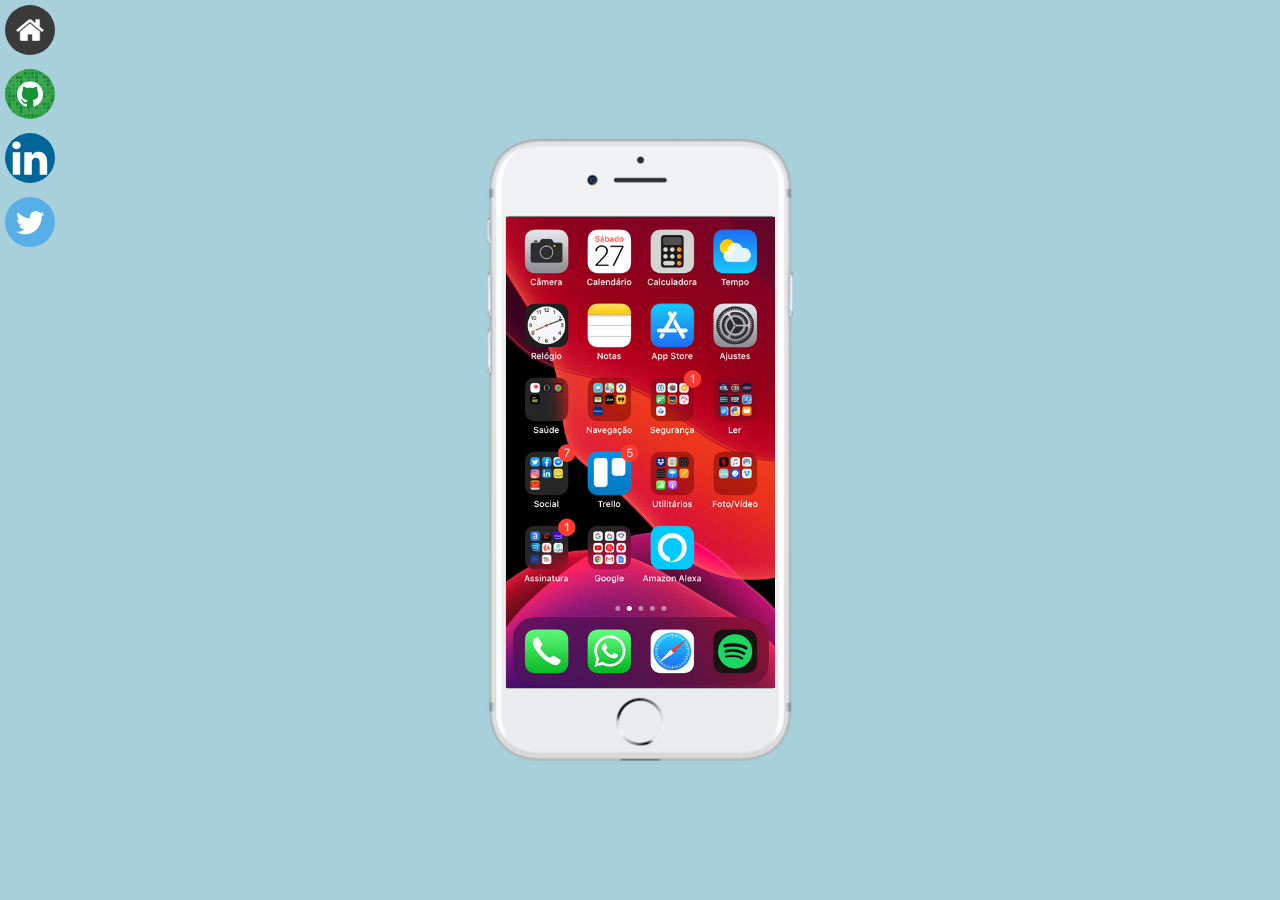
<file: index.html>
<!DOCTYPE html>
<html lang="pt-br">

<head>

    <meta charset="UTF-8">
    <meta http-equiv="X-UA-Compatible" content="IE=edge">
    <meta name="viewport" content="width=device-width, initial-scale=1.0">
    <title>Minhas Redes Sociais</title>

    <link rel="stylesheet" href="assets/css/reset.css">
    <link rel="stylesheet" href="assets/css/global.css">
    <link rel="stylesheet" href="assets/css/home.css">

</head>

<body>
    <main>

        <section id="telefone">
            <iframe src="home.html" frameborder="0" name="tela" id="tela-inicial"></iframe>
        </section>

        <section id="redes-sociais">
            <a href="home.html" target="tela"><img src="assets/images/logo-home.jpg" alt="Ícone  de uma casa para voltar ao ínicio"></a><br>
            <a href="github.html" target="tela"><img src="assets/images/logo-github.jpg" alt="Ícone  do Github para acessar perfil no Github"></a><br>
            <a href="linkedin.html" target="tela"><img src="assets/images/logo-linkedin.svg" alt=""></a><br>
            <a href="twitter.html" target="tela"><img src="assets/images/logo-twitter.jpg" alt="Ícone do Twitter para acessar perfil no Twitter"></a><br>
        </section>

    </main>
</body>

</html>
</file>
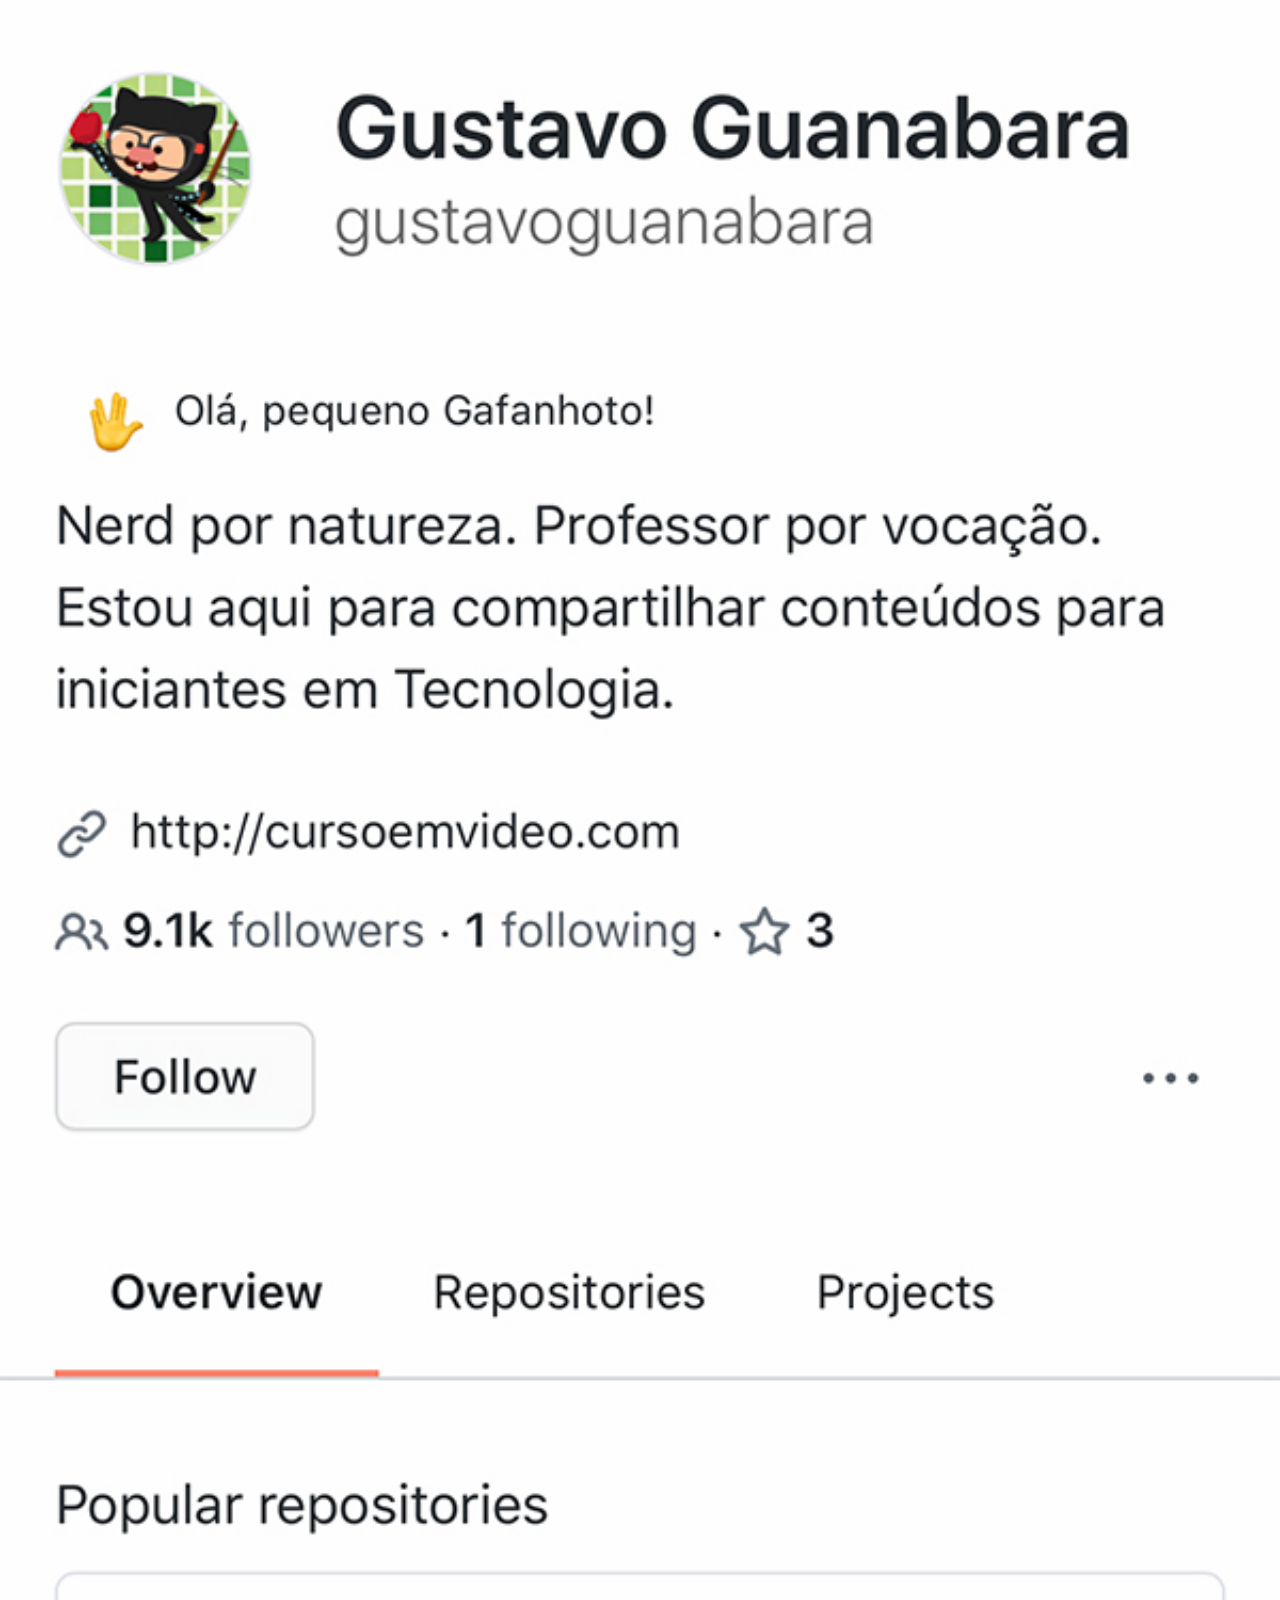
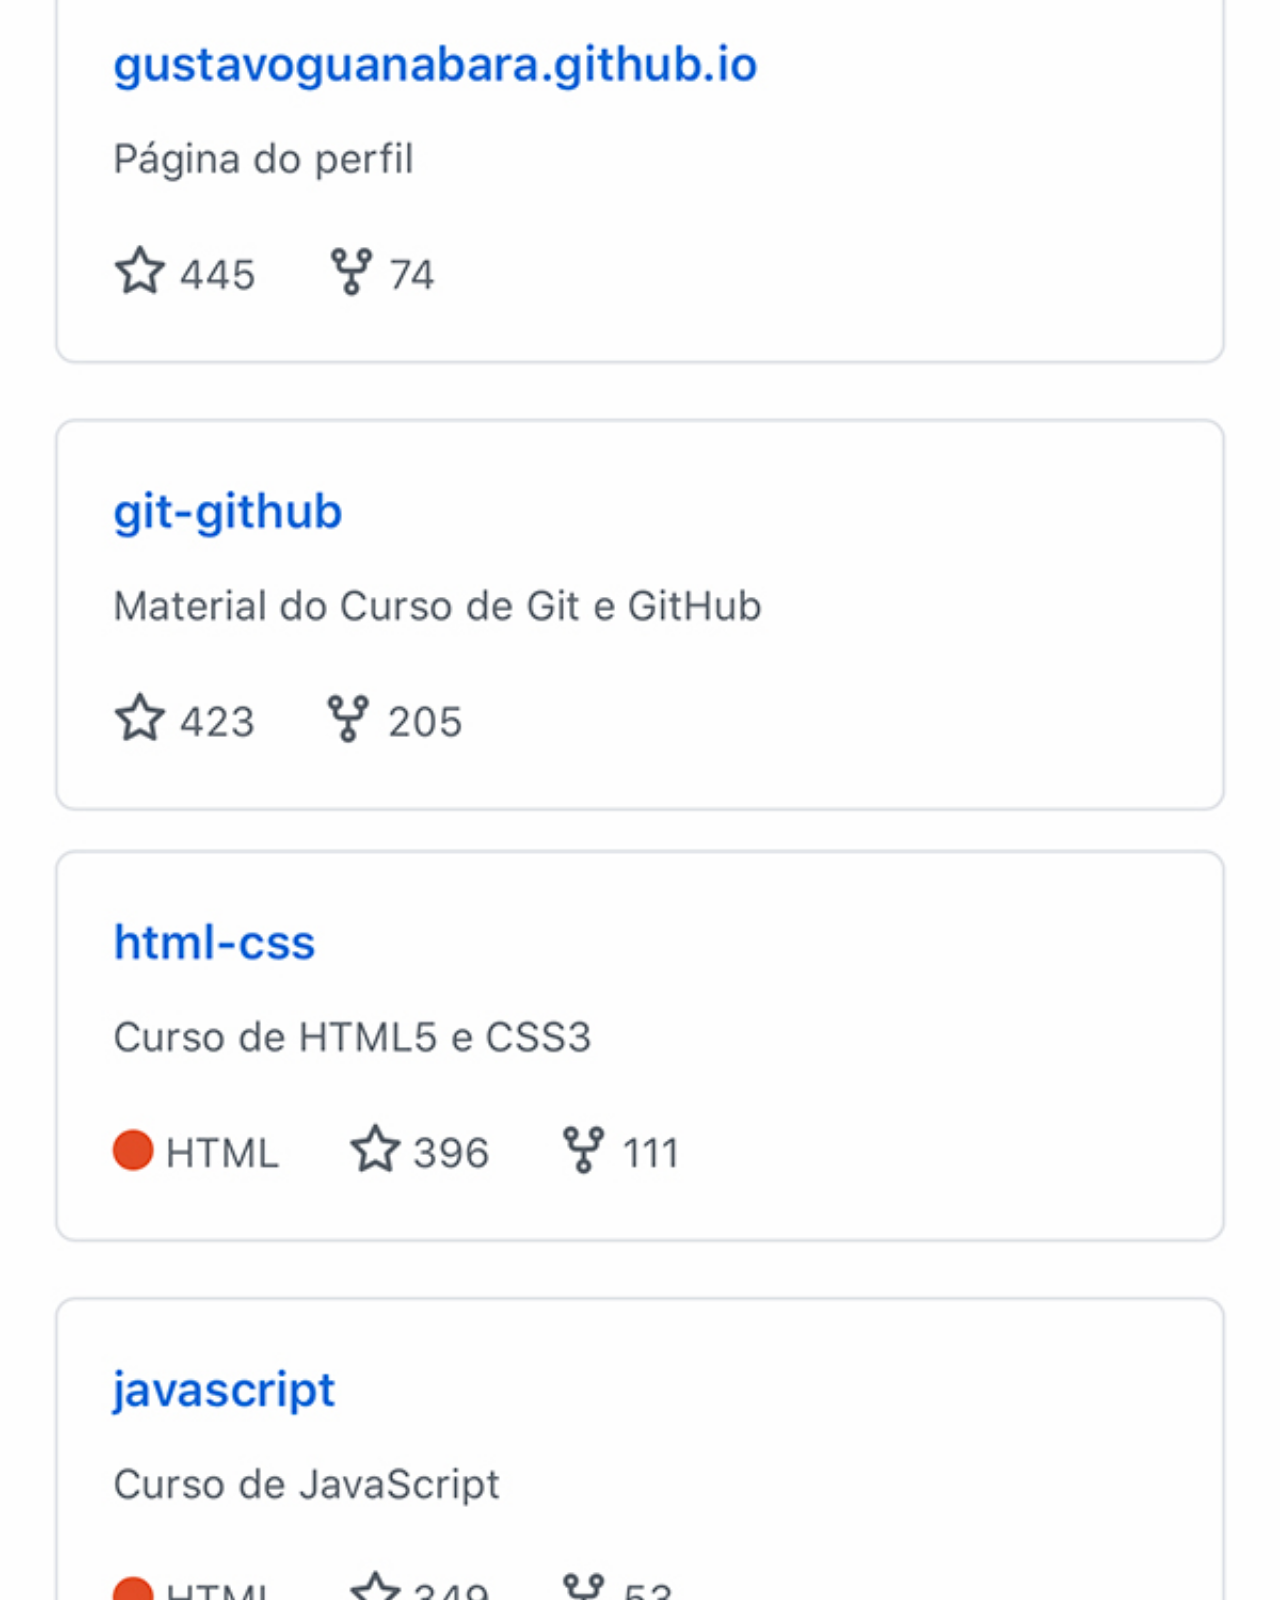
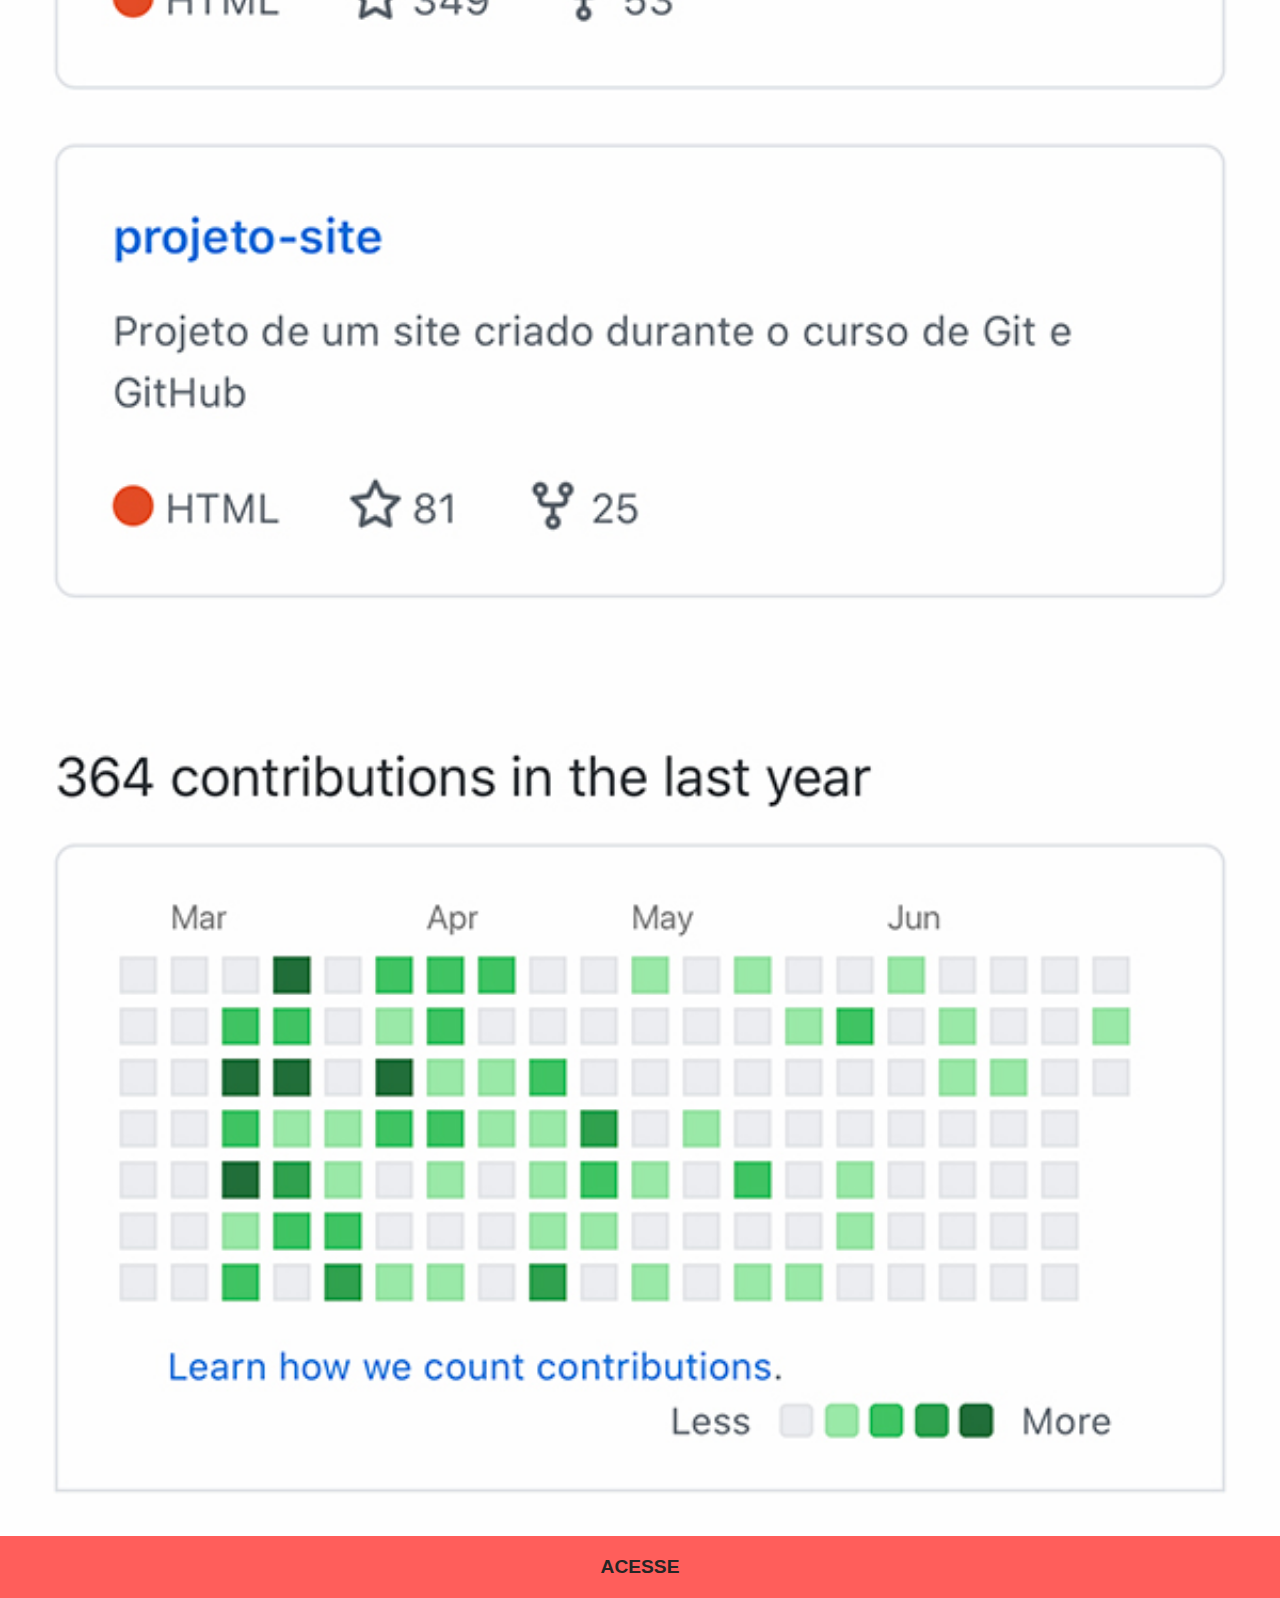
<file: github.html>
<!DOCTYPE html>
<html lang="pt-br">
<head>
    <meta charset="UTF-8">
    <meta http-equiv="X-UA-Compatible" content="IE=edge">
    <meta name="viewport" content="width=device-width, initial-scale=1.0">
    <title>GitHub</title>

    <link rel="stylesheet" href="assets/css/reset.css">
    <link rel="stylesheet" href="assets/css/global.css">
    <link rel="stylesheet" href="assets/css/redes-sociais.css">

</head>
<body>
    <img src="assets/images/tela-github.jpg" alt="Imagem da tela inicial do perfil de Danilo no GitHub">
    <a href="https://github.com/daniloessejota" target="_blank" rel="noopener noreferrer">ACESSE</a>
</body>
</html>
</file>
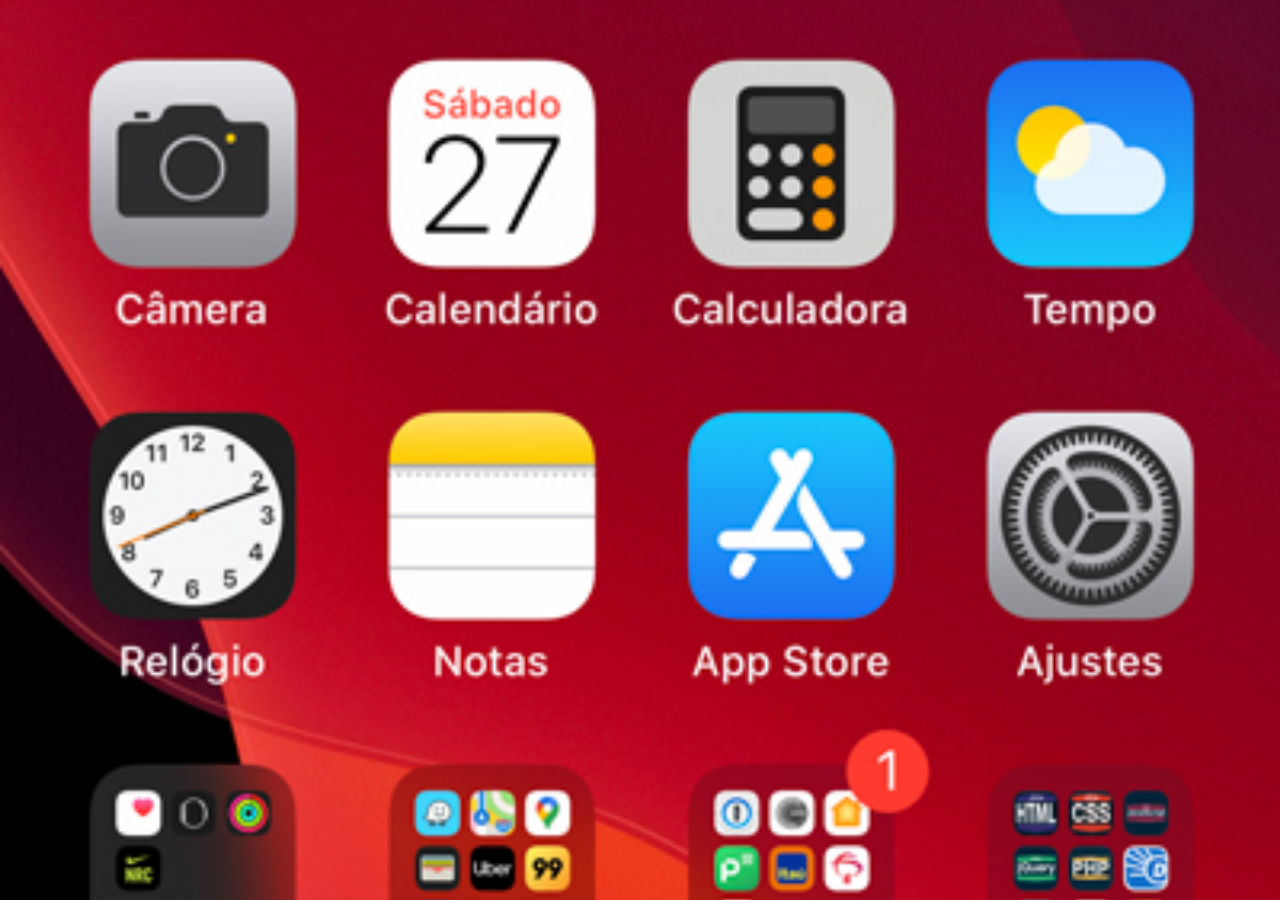
<file: home.html>
<!DOCTYPE html>
<html lang="pt-br">
<head>

    <meta charset="UTF-8">
    <meta http-equiv="X-UA-Compatible" content="IE=edge">
    <meta name="viewport" content="width=device-width, initial-scale=1.0">
    <title>Tela Inicial</title>

    <link rel="stylesheet" href="assets/css/global.css">
    <link rel="stylesheet" href="assets/css/home.css">
    <link rel="stylesheet" href="assets/css/tela-inicial.css">

</head>

<body></body>

</html>
</file>
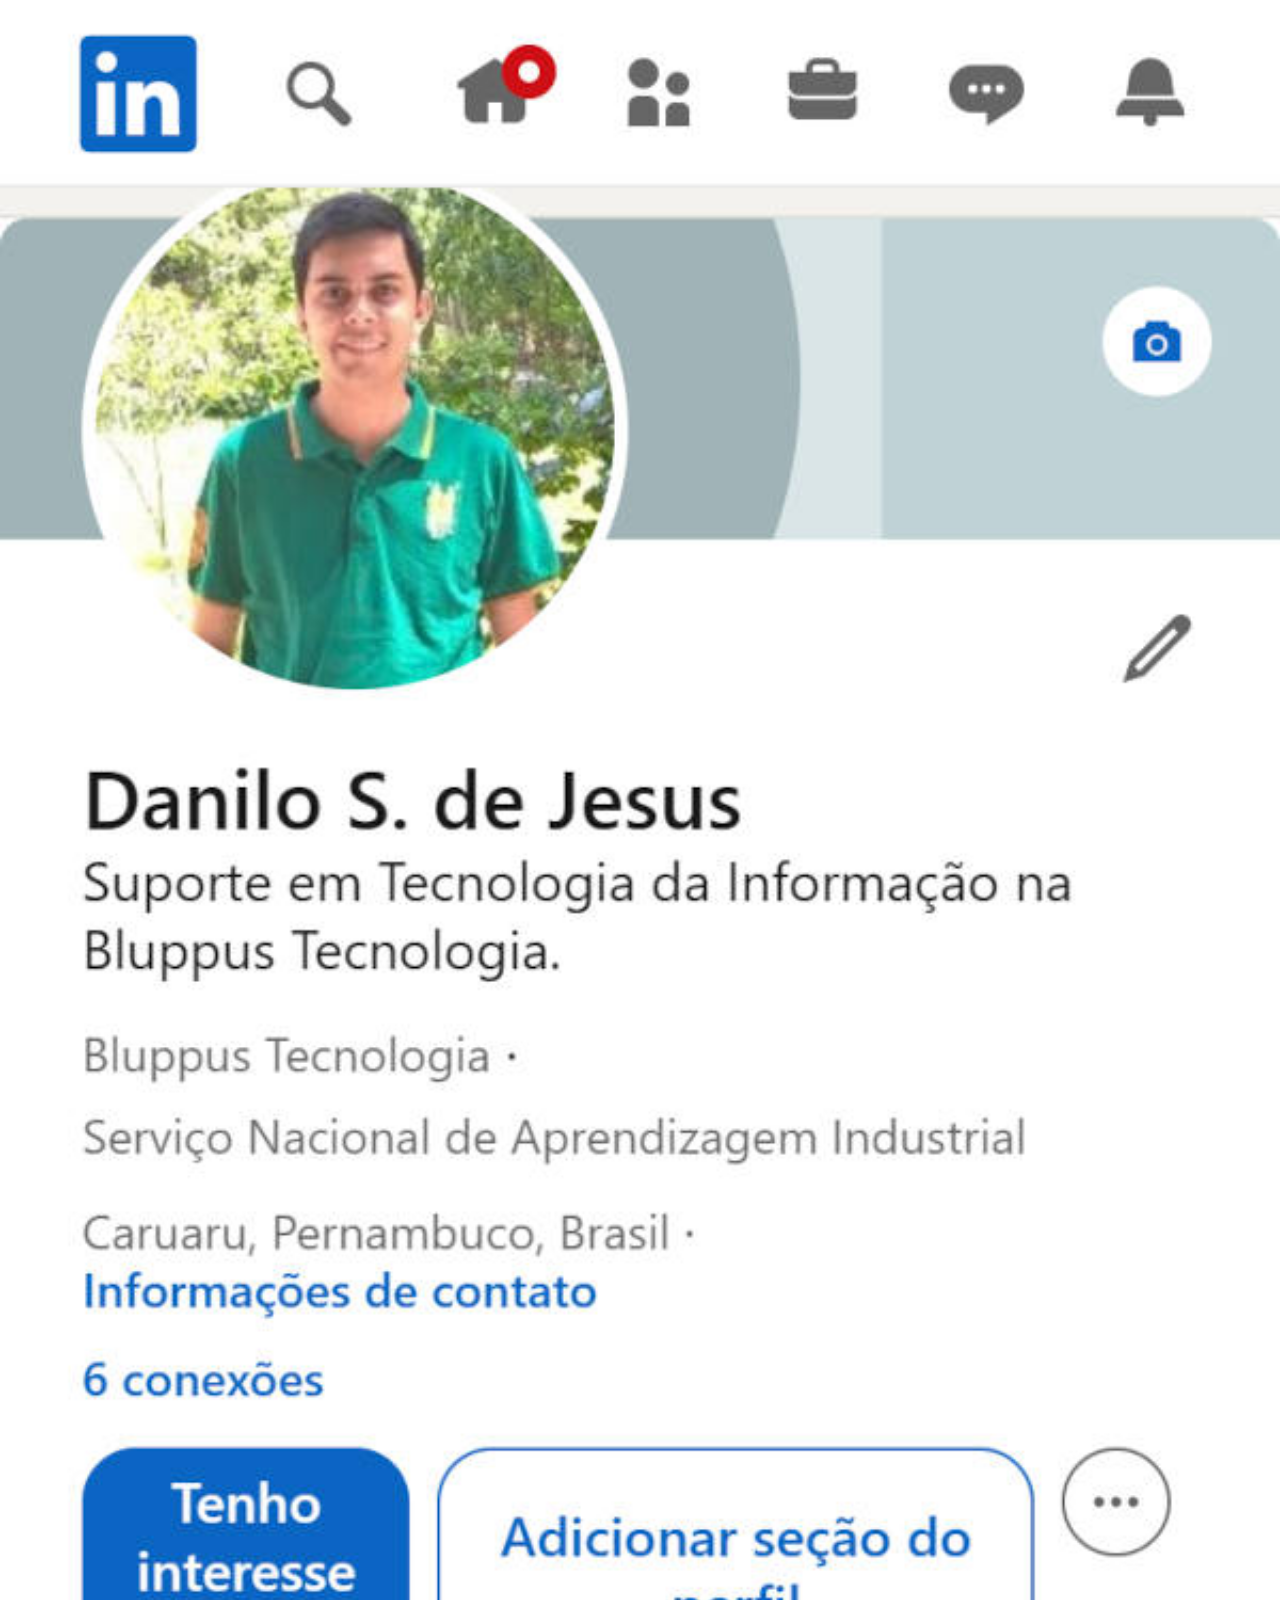
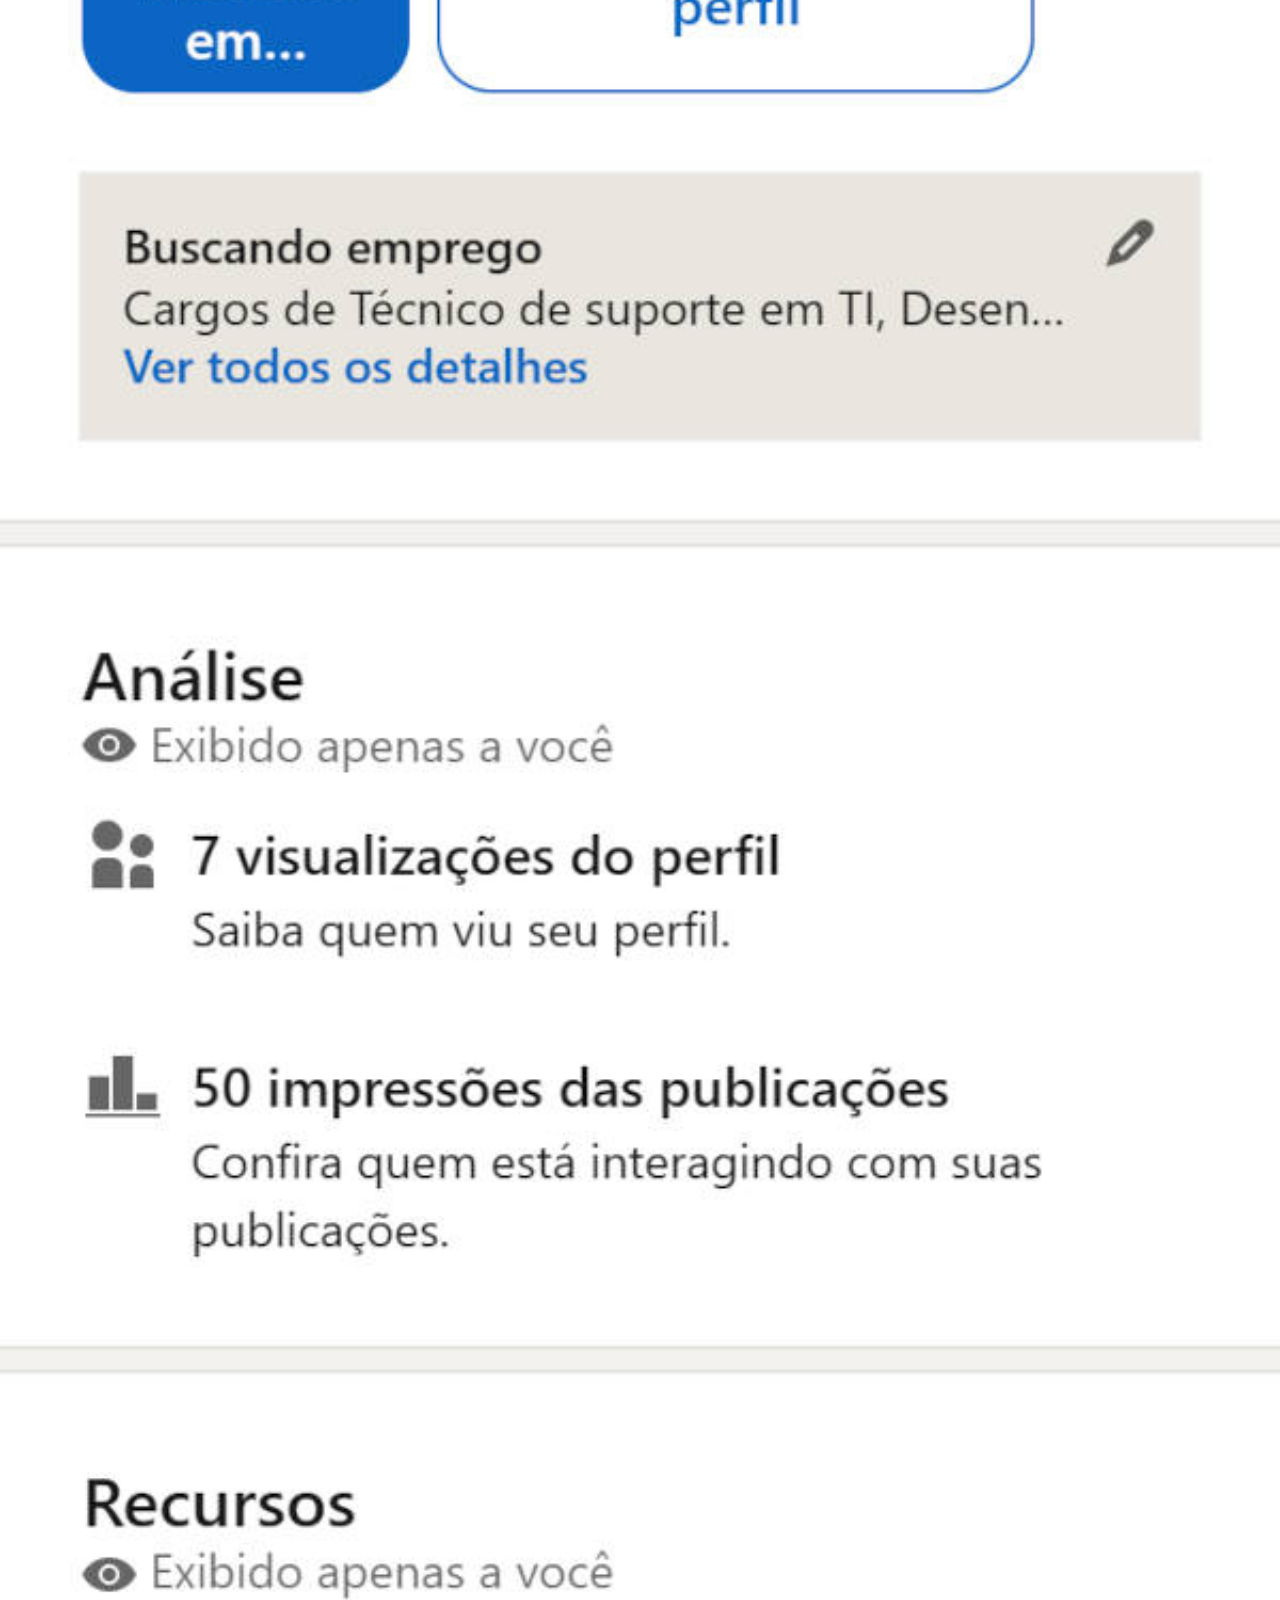
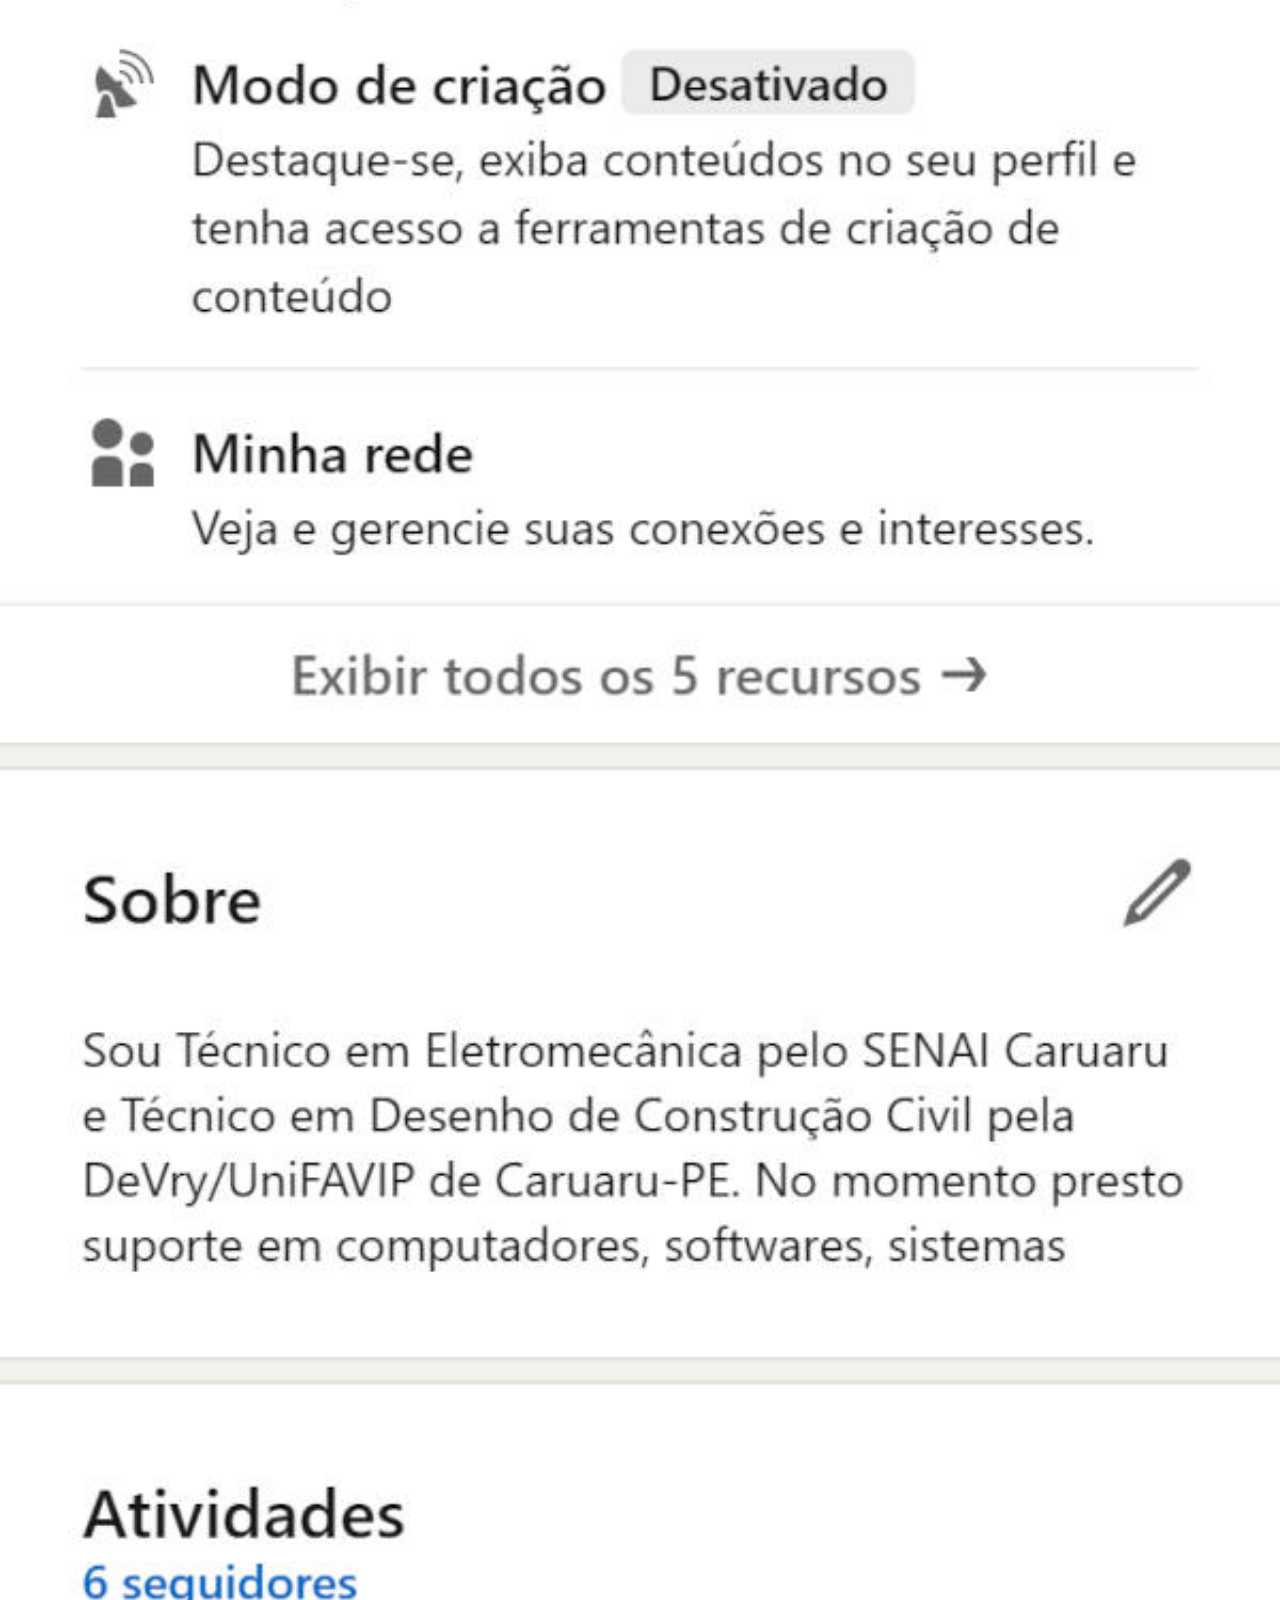
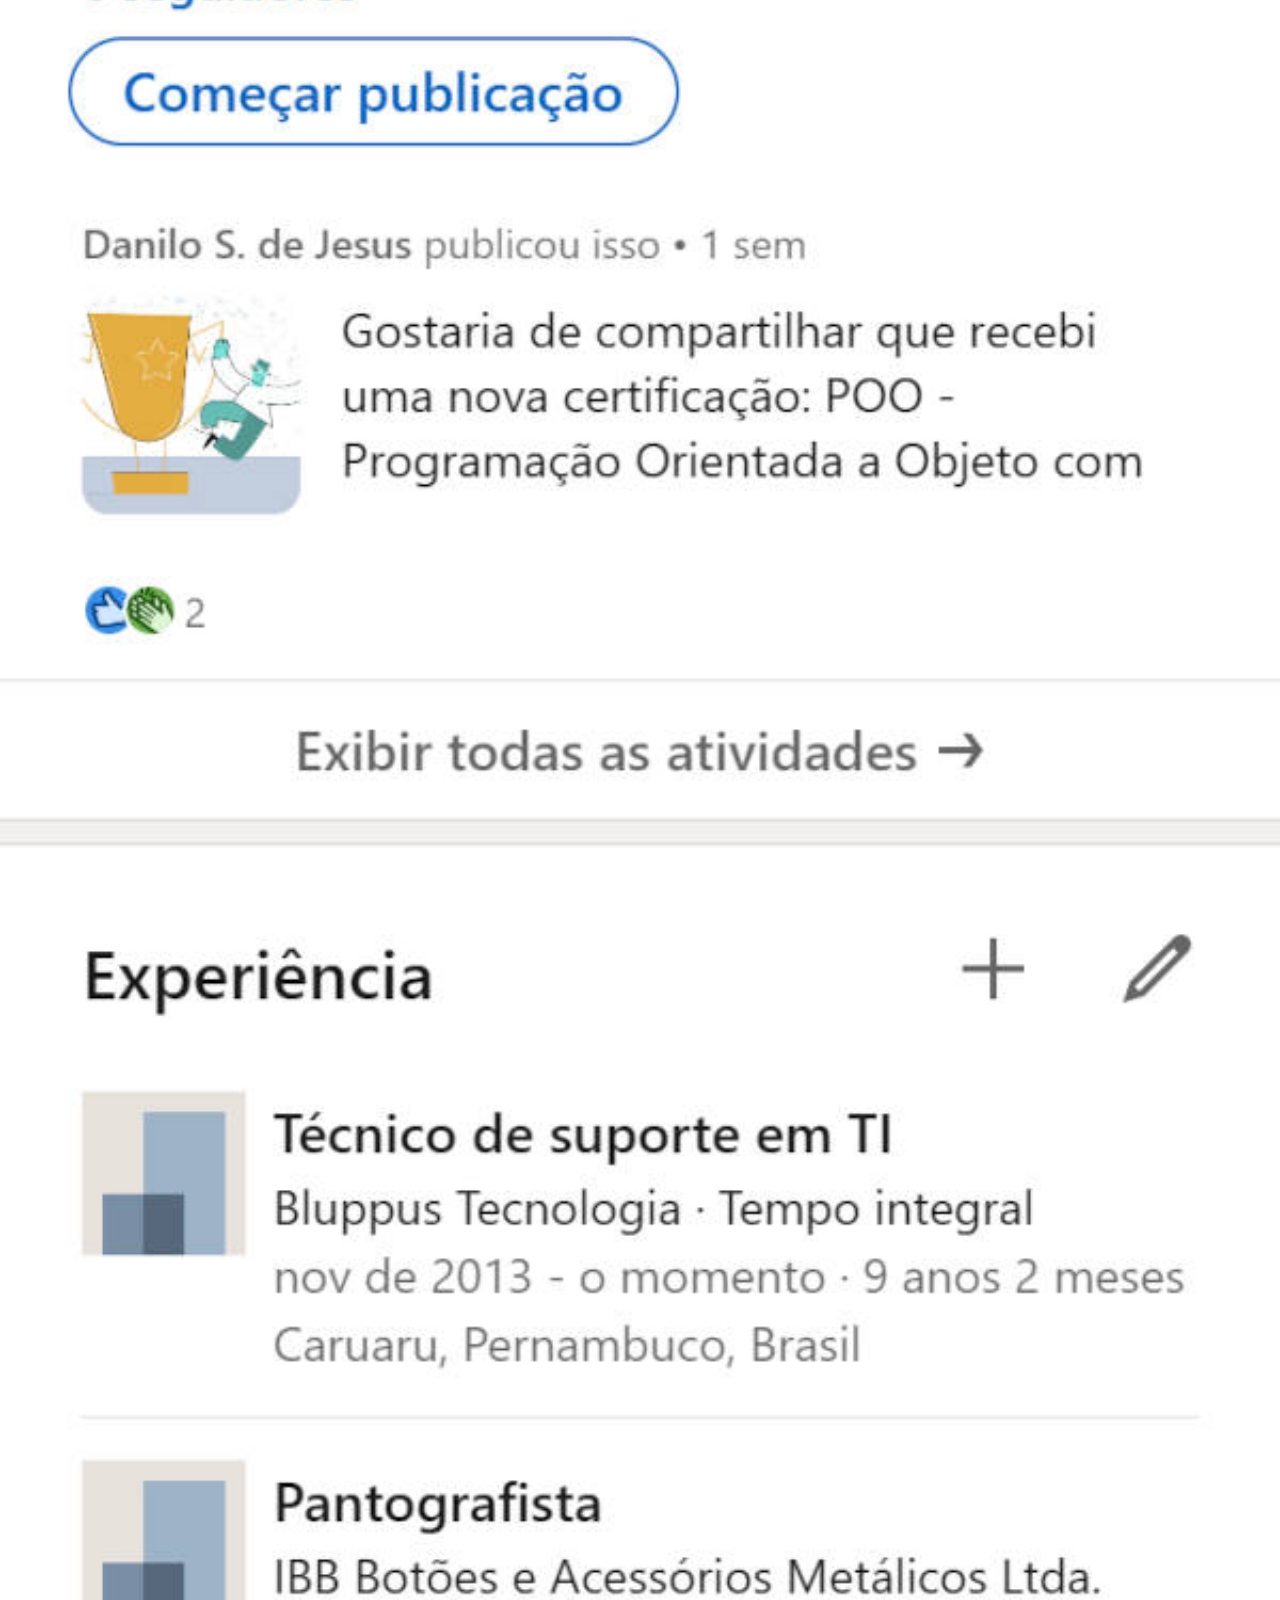
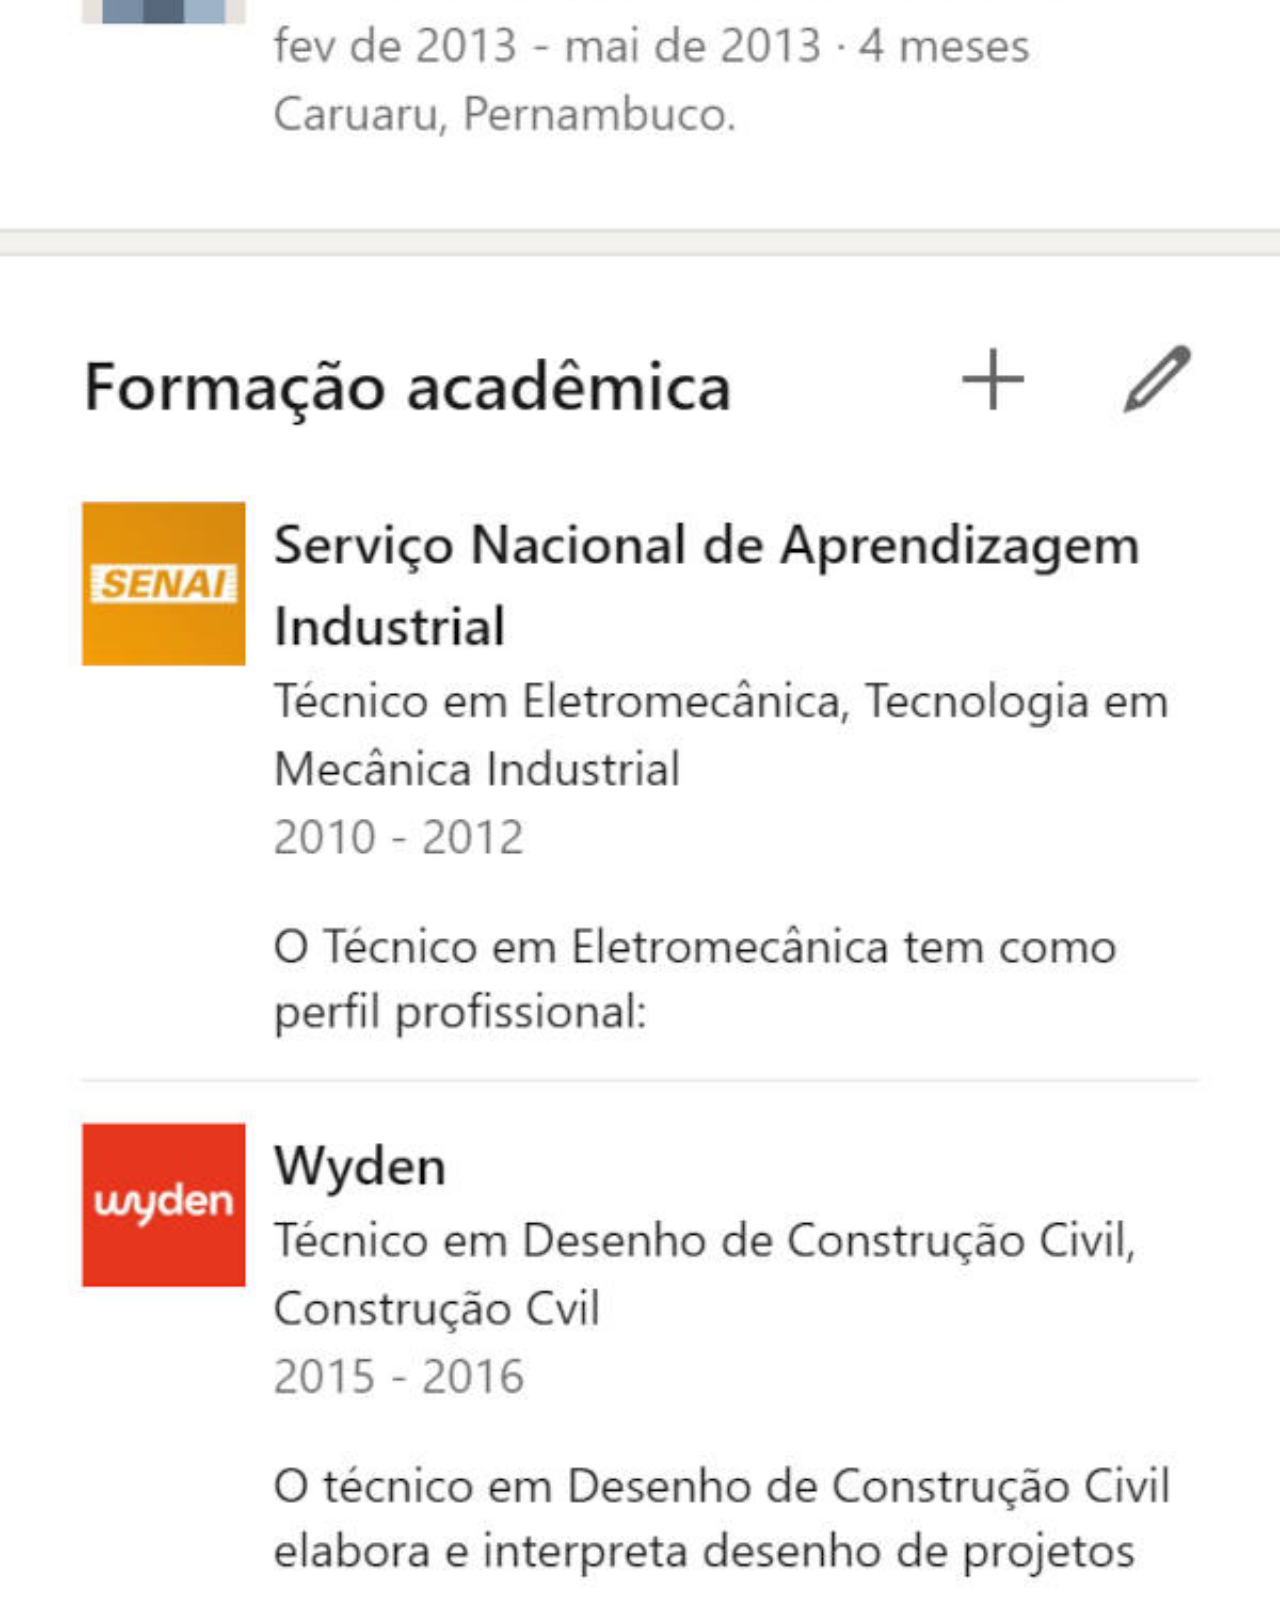
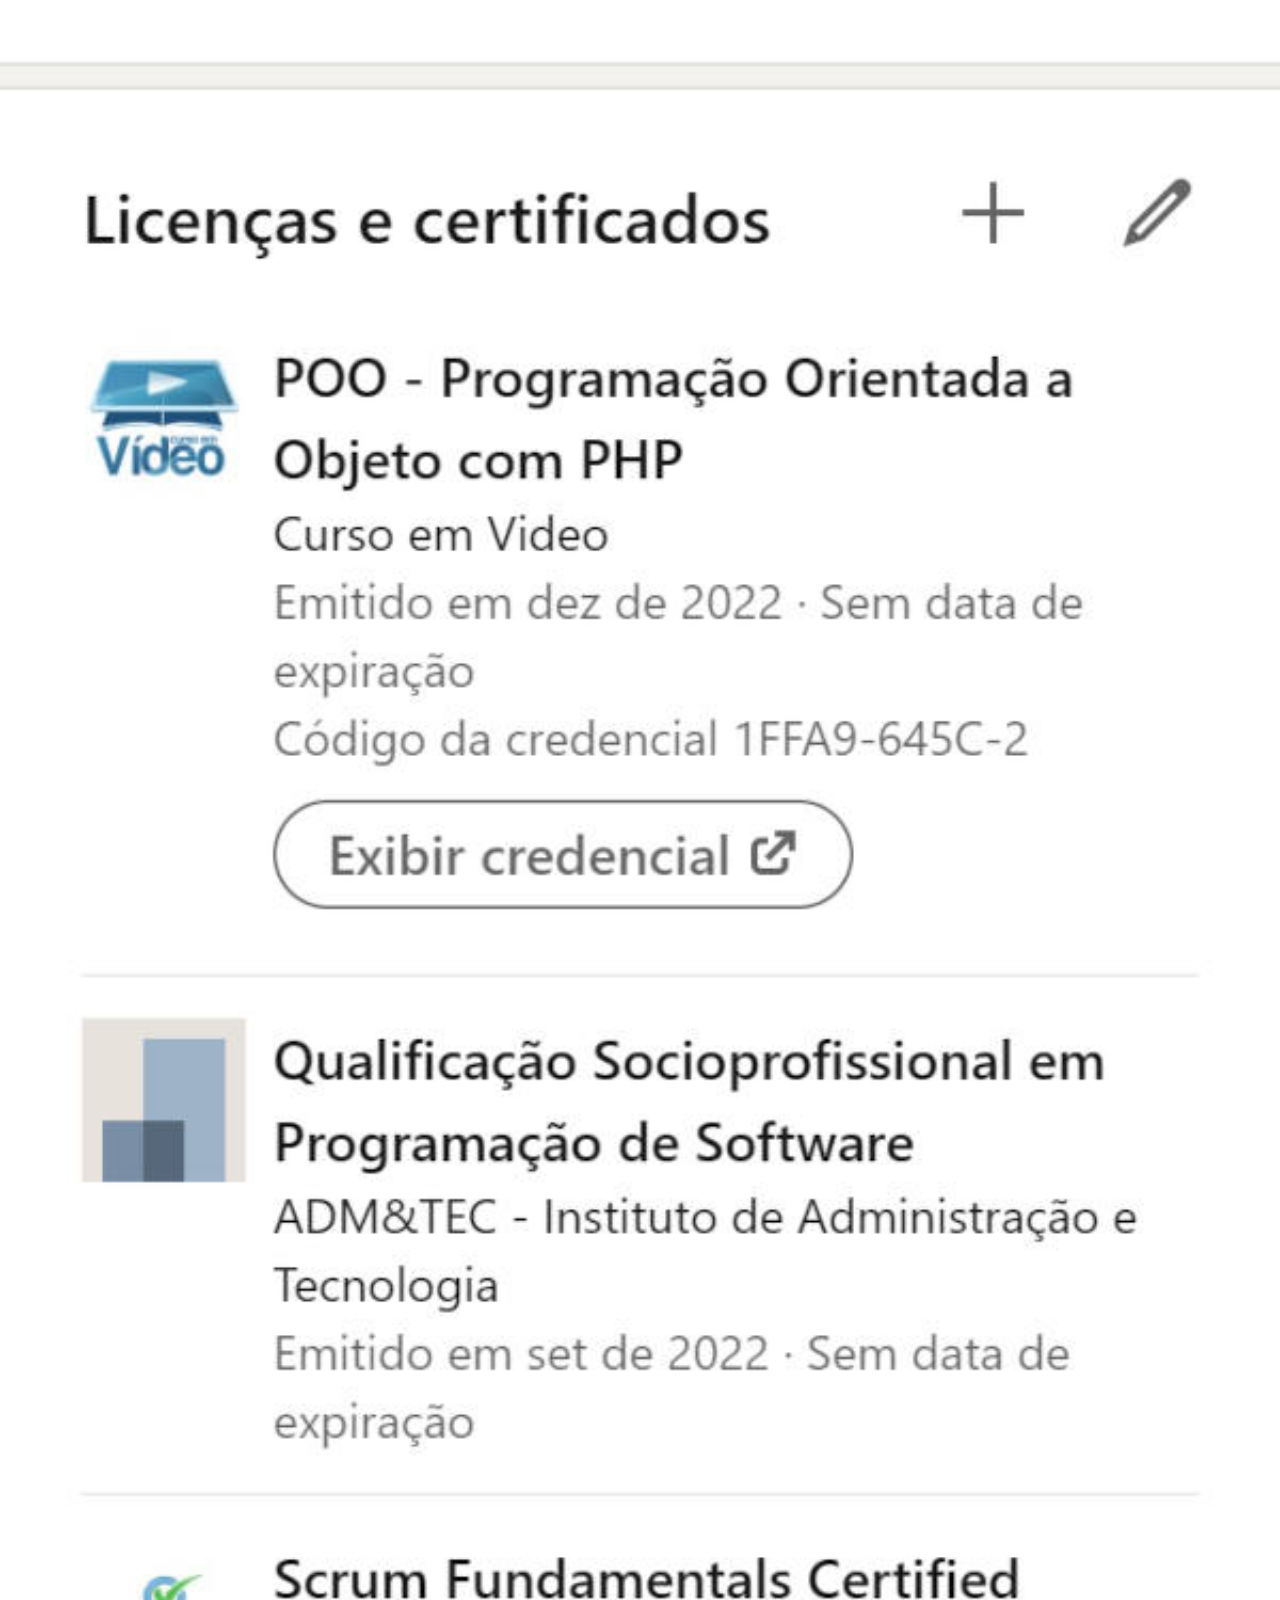
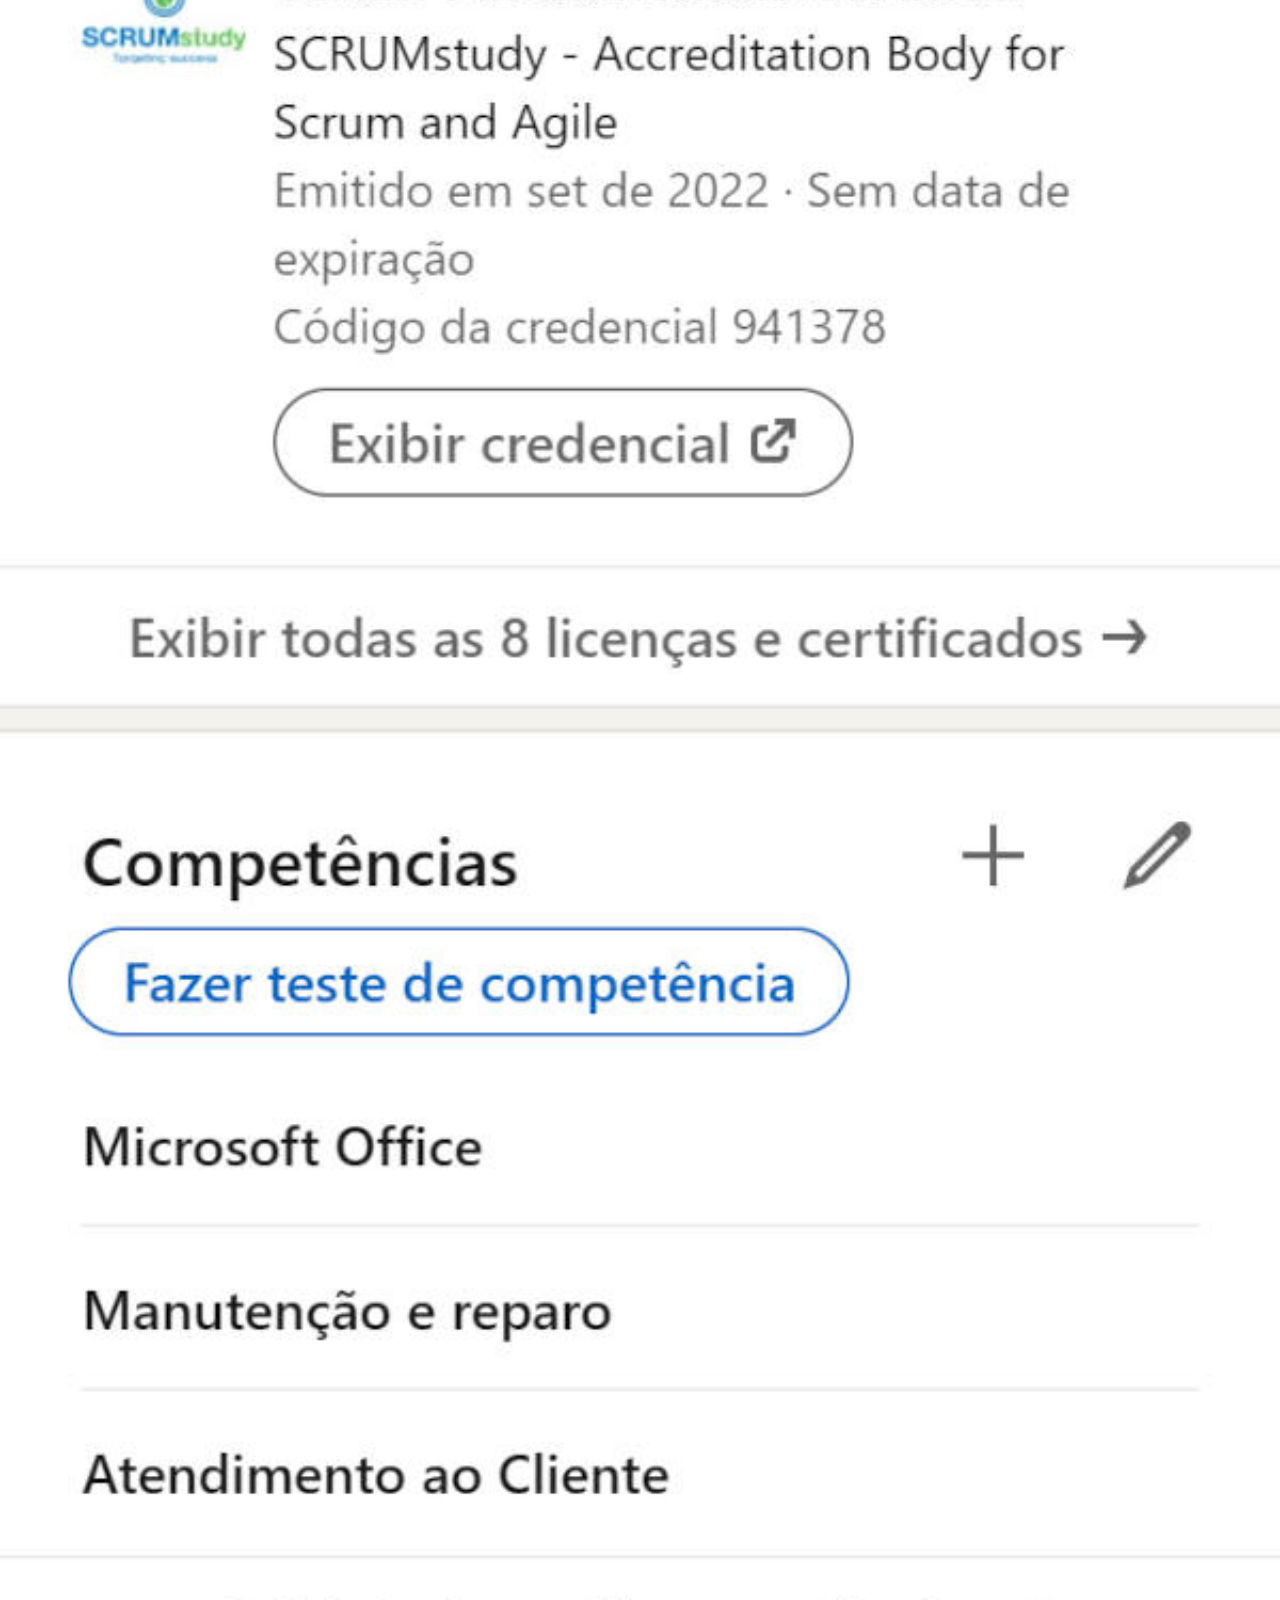
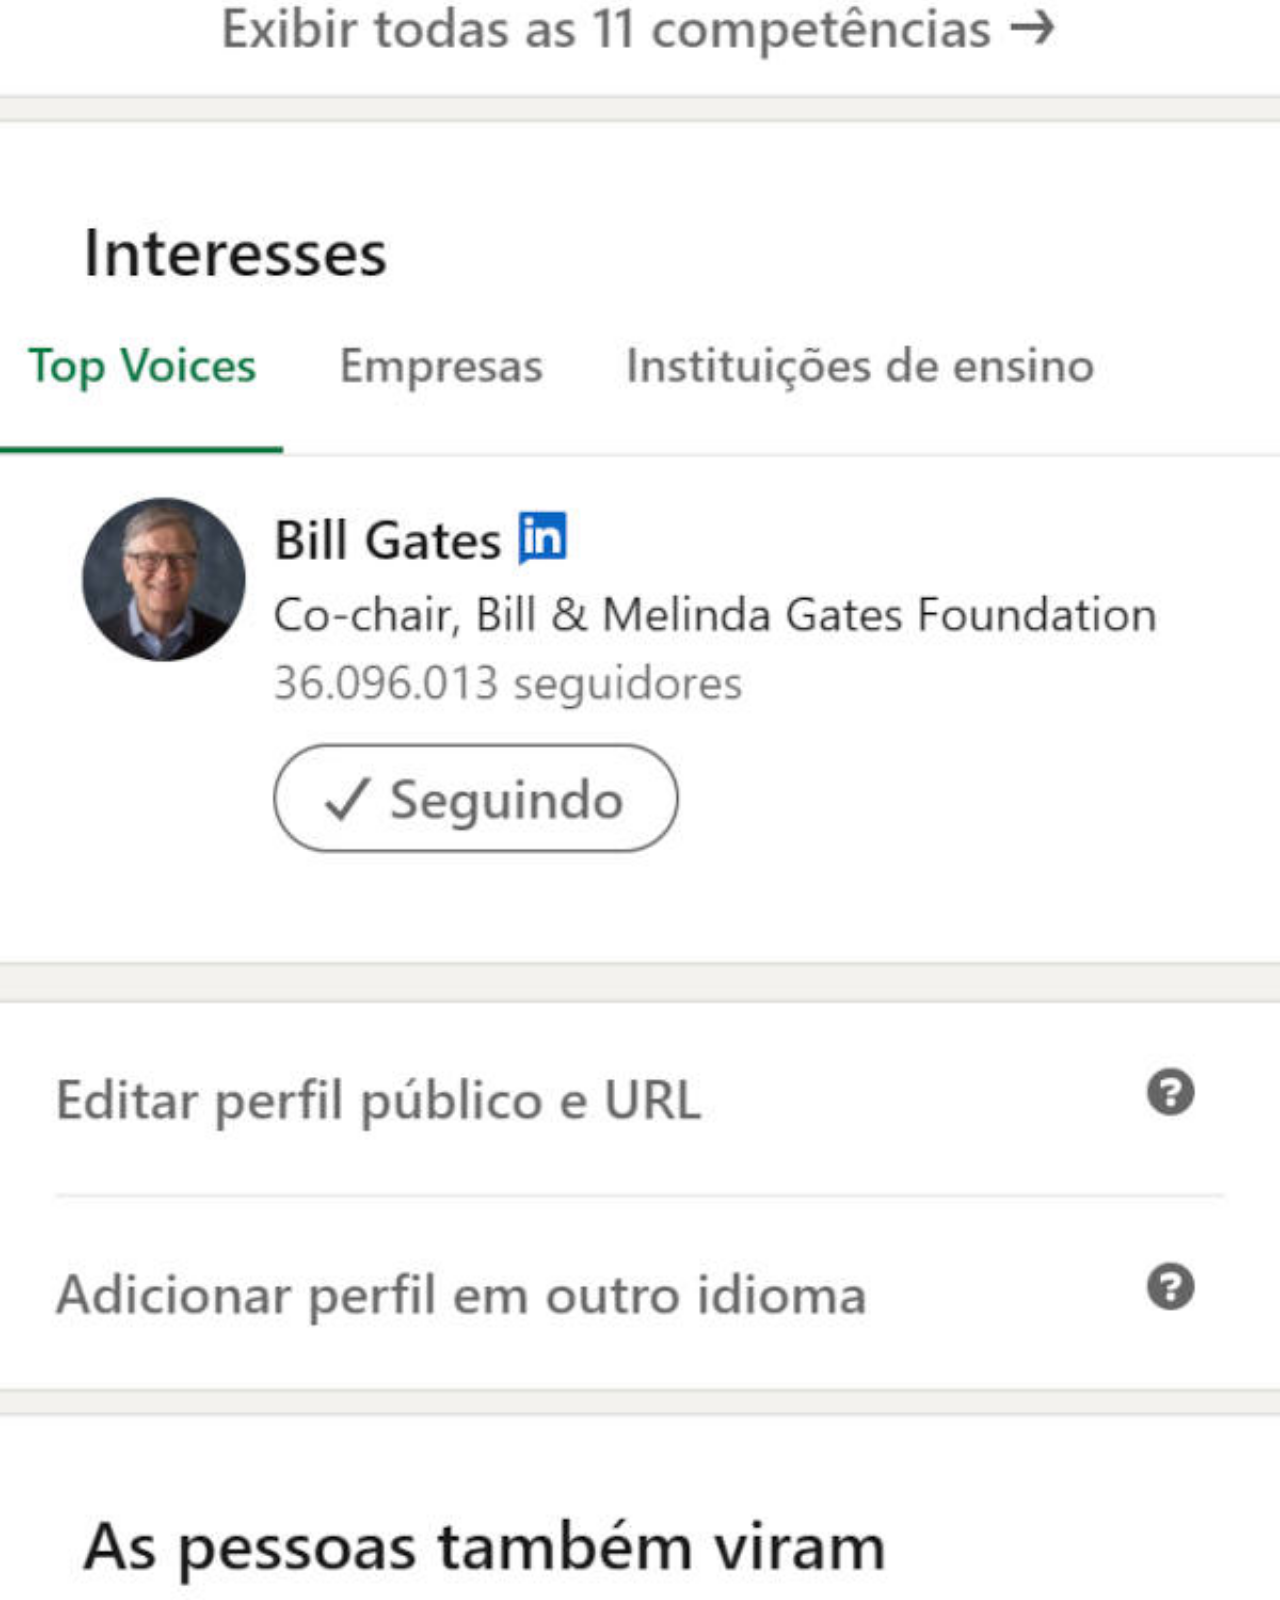
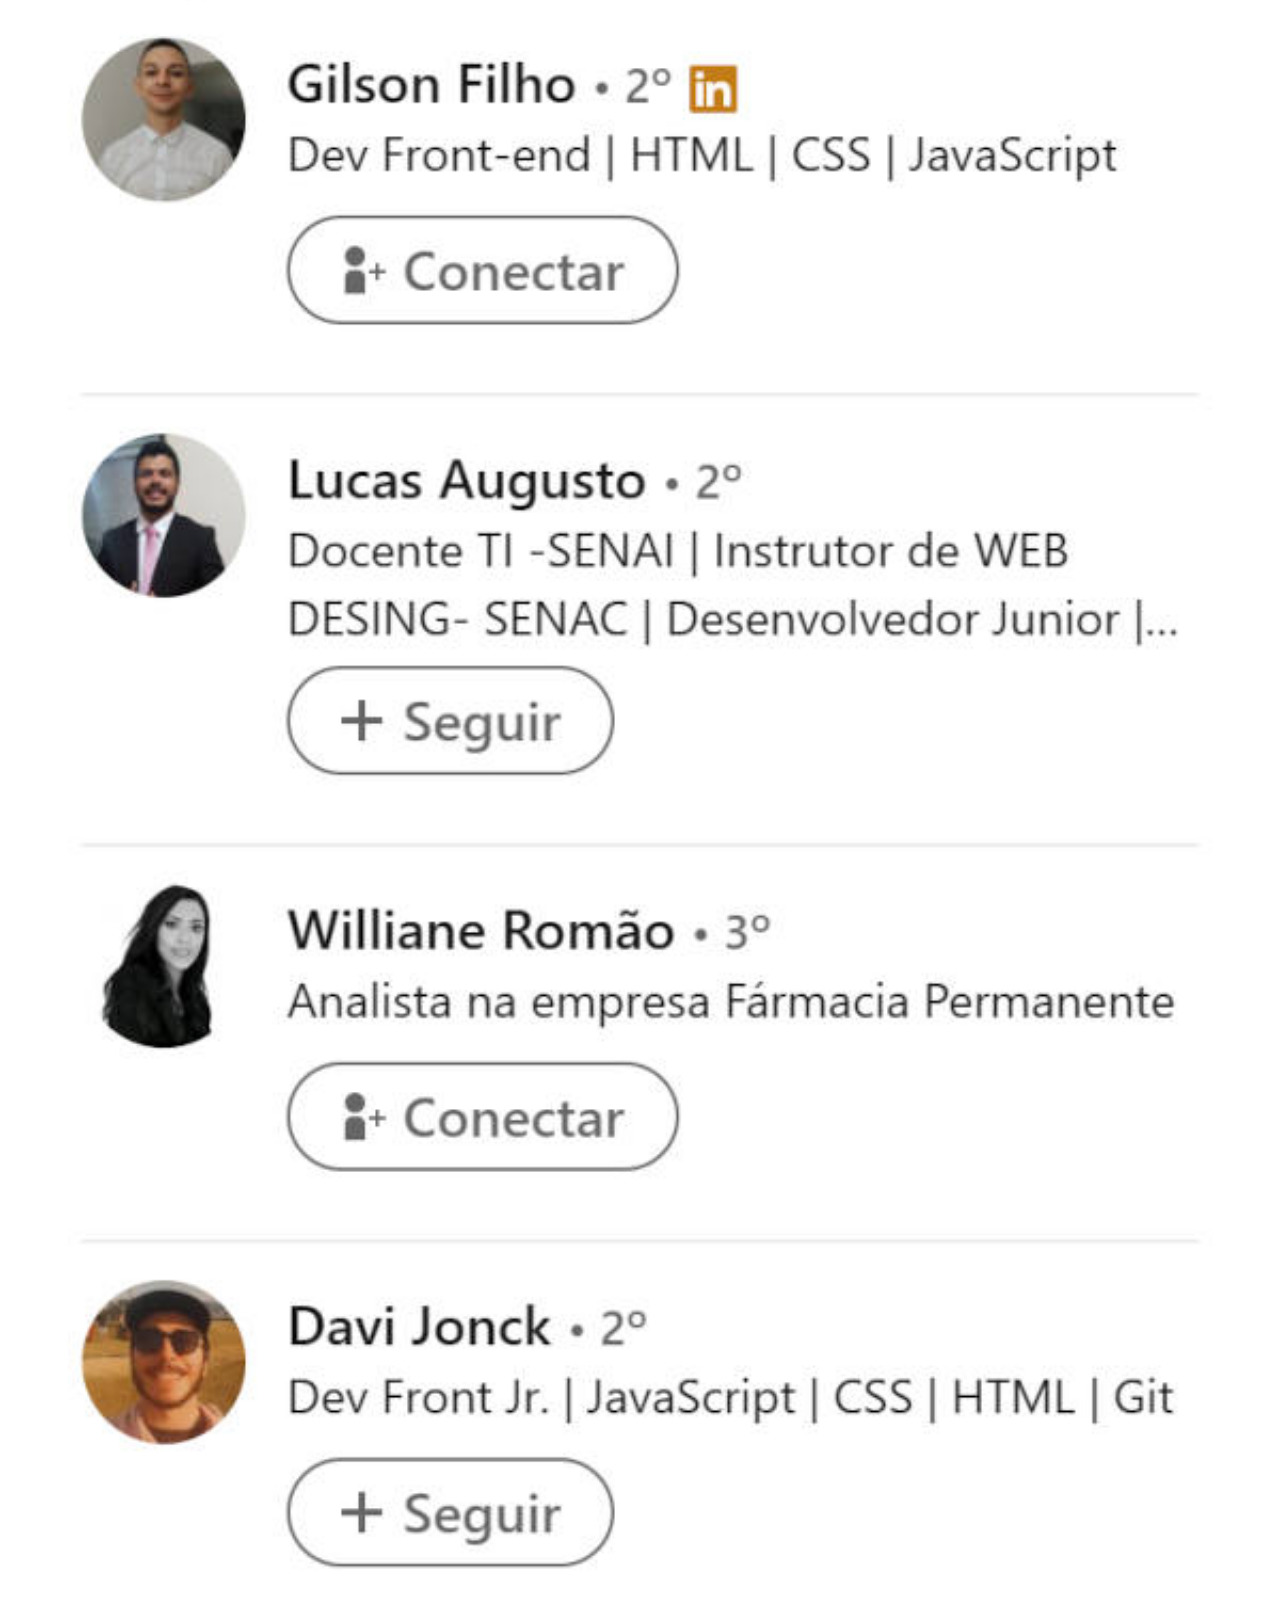
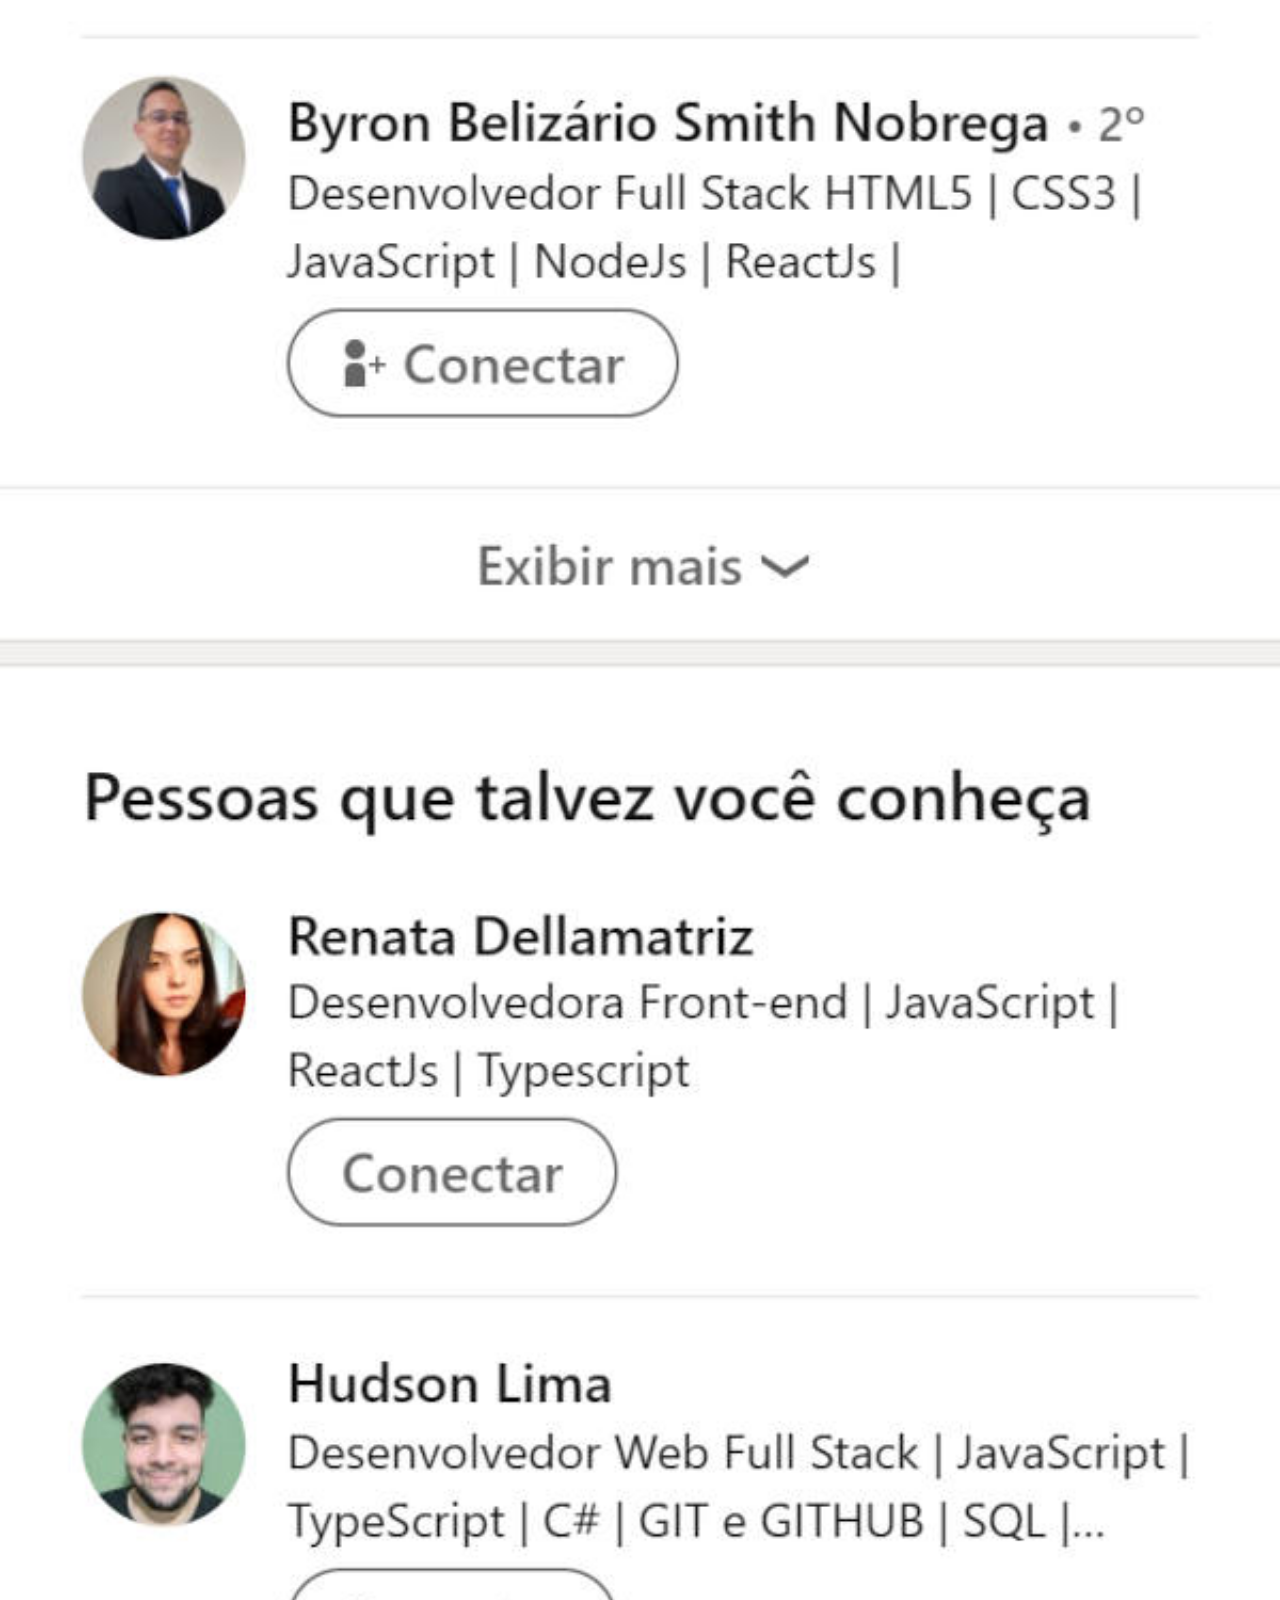
<file: linkedin.html>
<!DOCTYPE html>
<html lang="pt-br">
<head>
    <meta charset="UTF-8">
    <meta http-equiv="X-UA-Compatible" content="IE=edge">
    <meta name="viewport" content="width=device-width, initial-scale=1.0">
    <title>Twitter</title>

    <link rel="stylesheet" href="assets/css/reset.css">
    <link rel="stylesheet" href="assets/css/global.css">
    <link rel="stylesheet" href="assets/css/redes-sociais.css">

</head>
<body>
    <img src="assets/images/tela-linkedin-danilo.jpg" alt="Imagem da tela inicial do perfil de Danilo no Linkedin">
    <a href="https://www.linkedin.com/in/danilosj/" target="_blank" rel="noopener noreferrer">ACESSE</a>
</body>
</html>
</file>
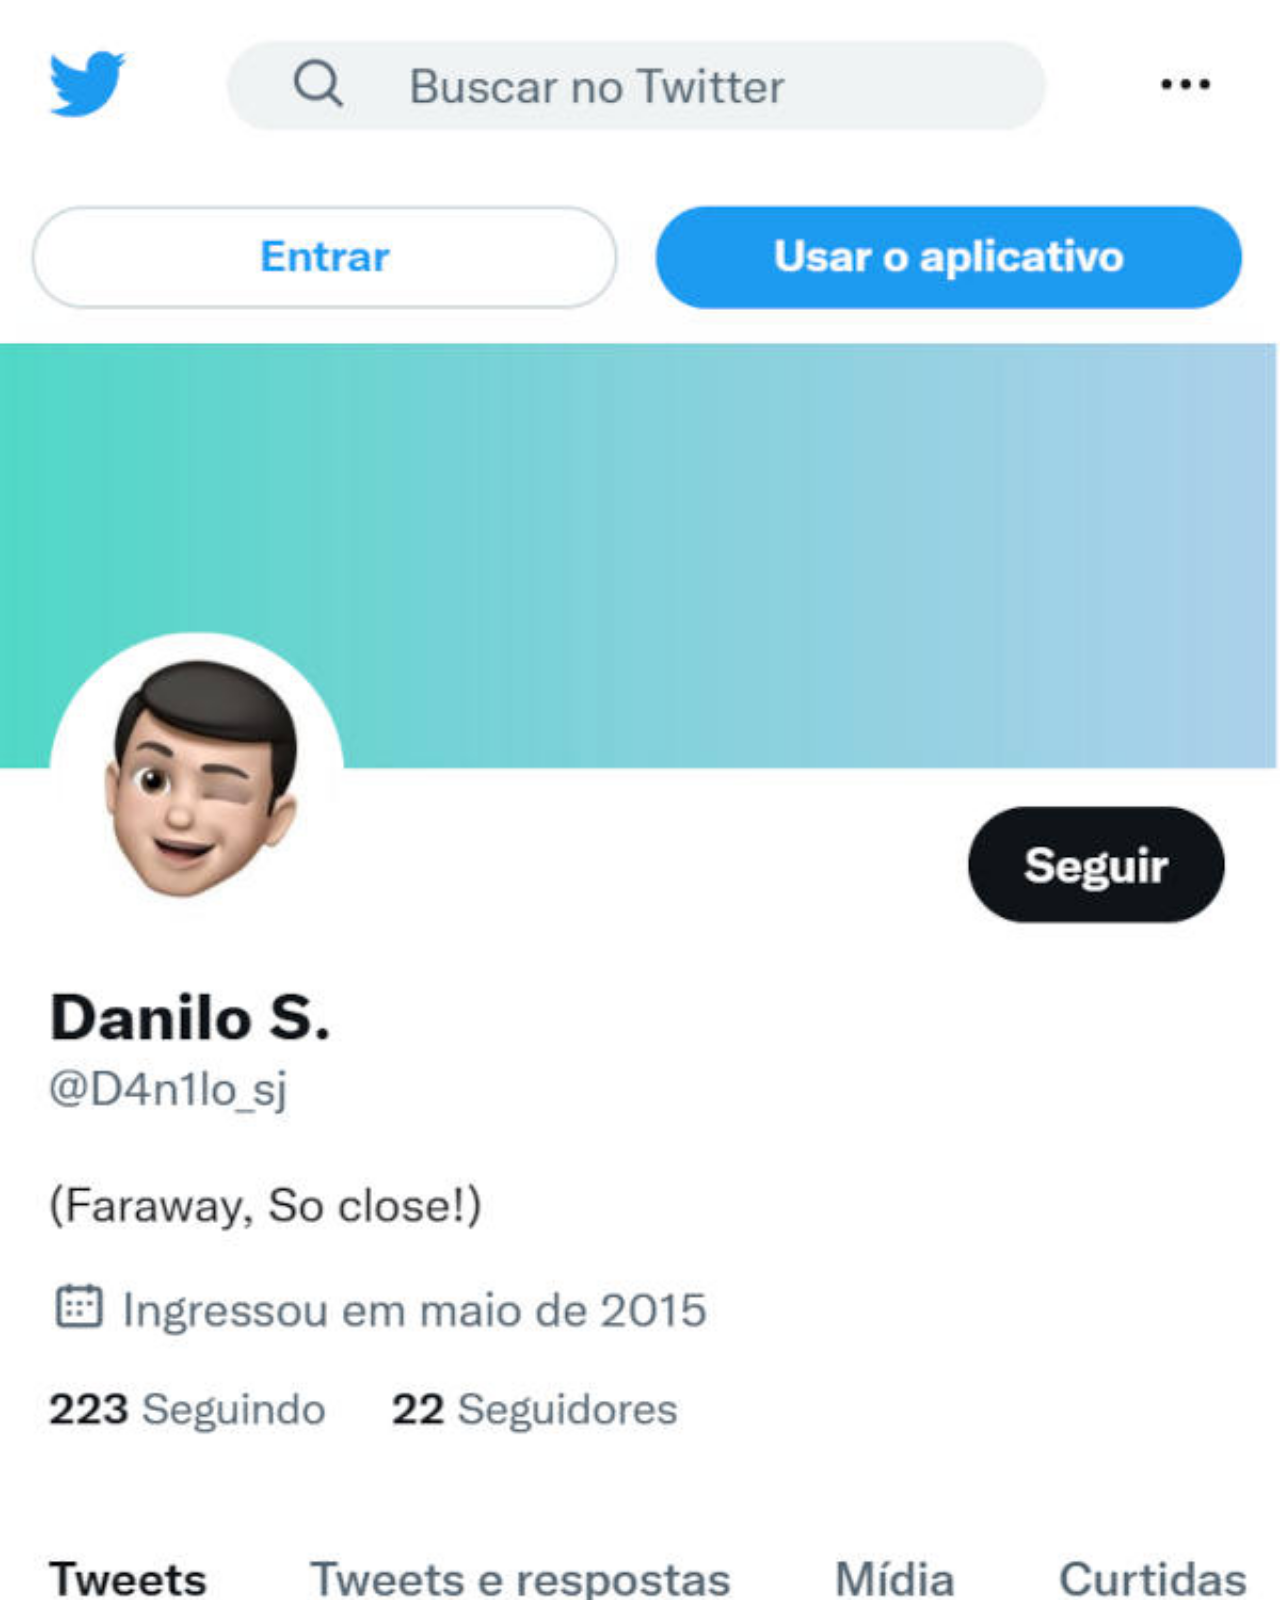
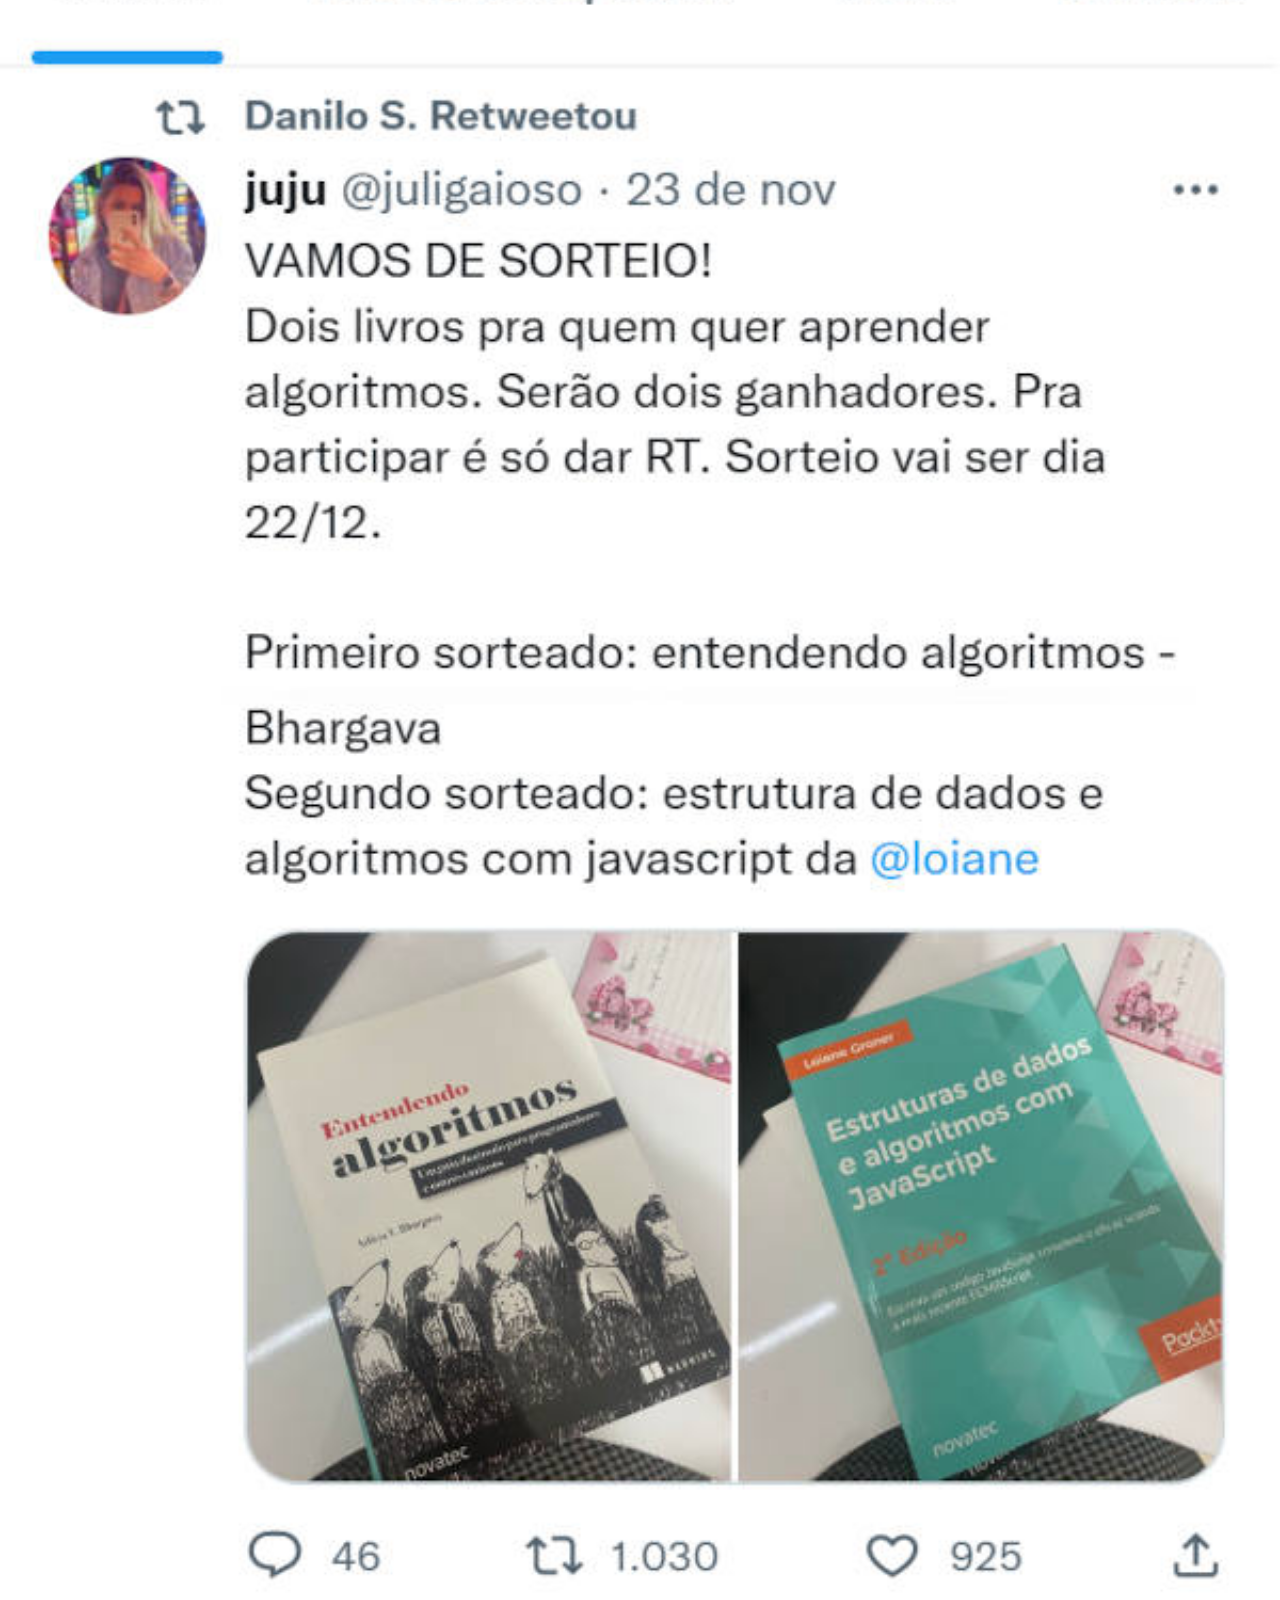
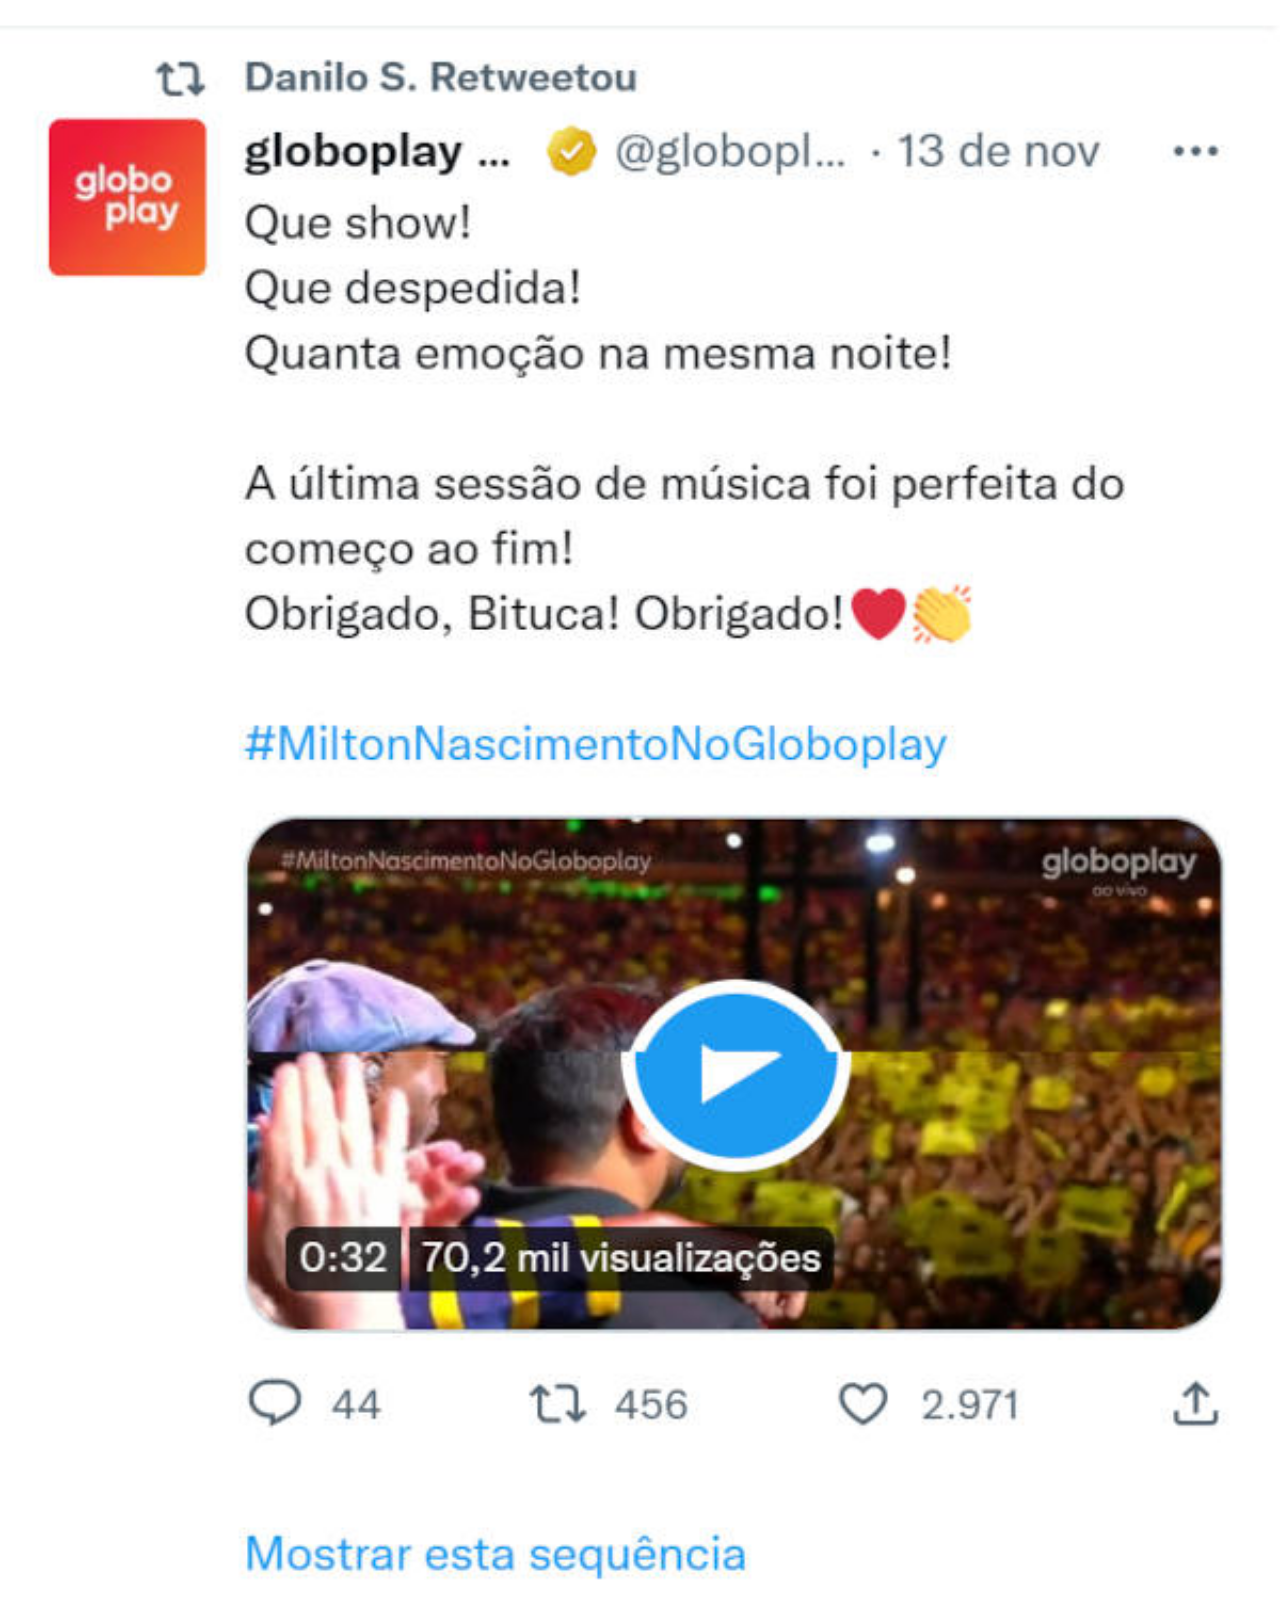
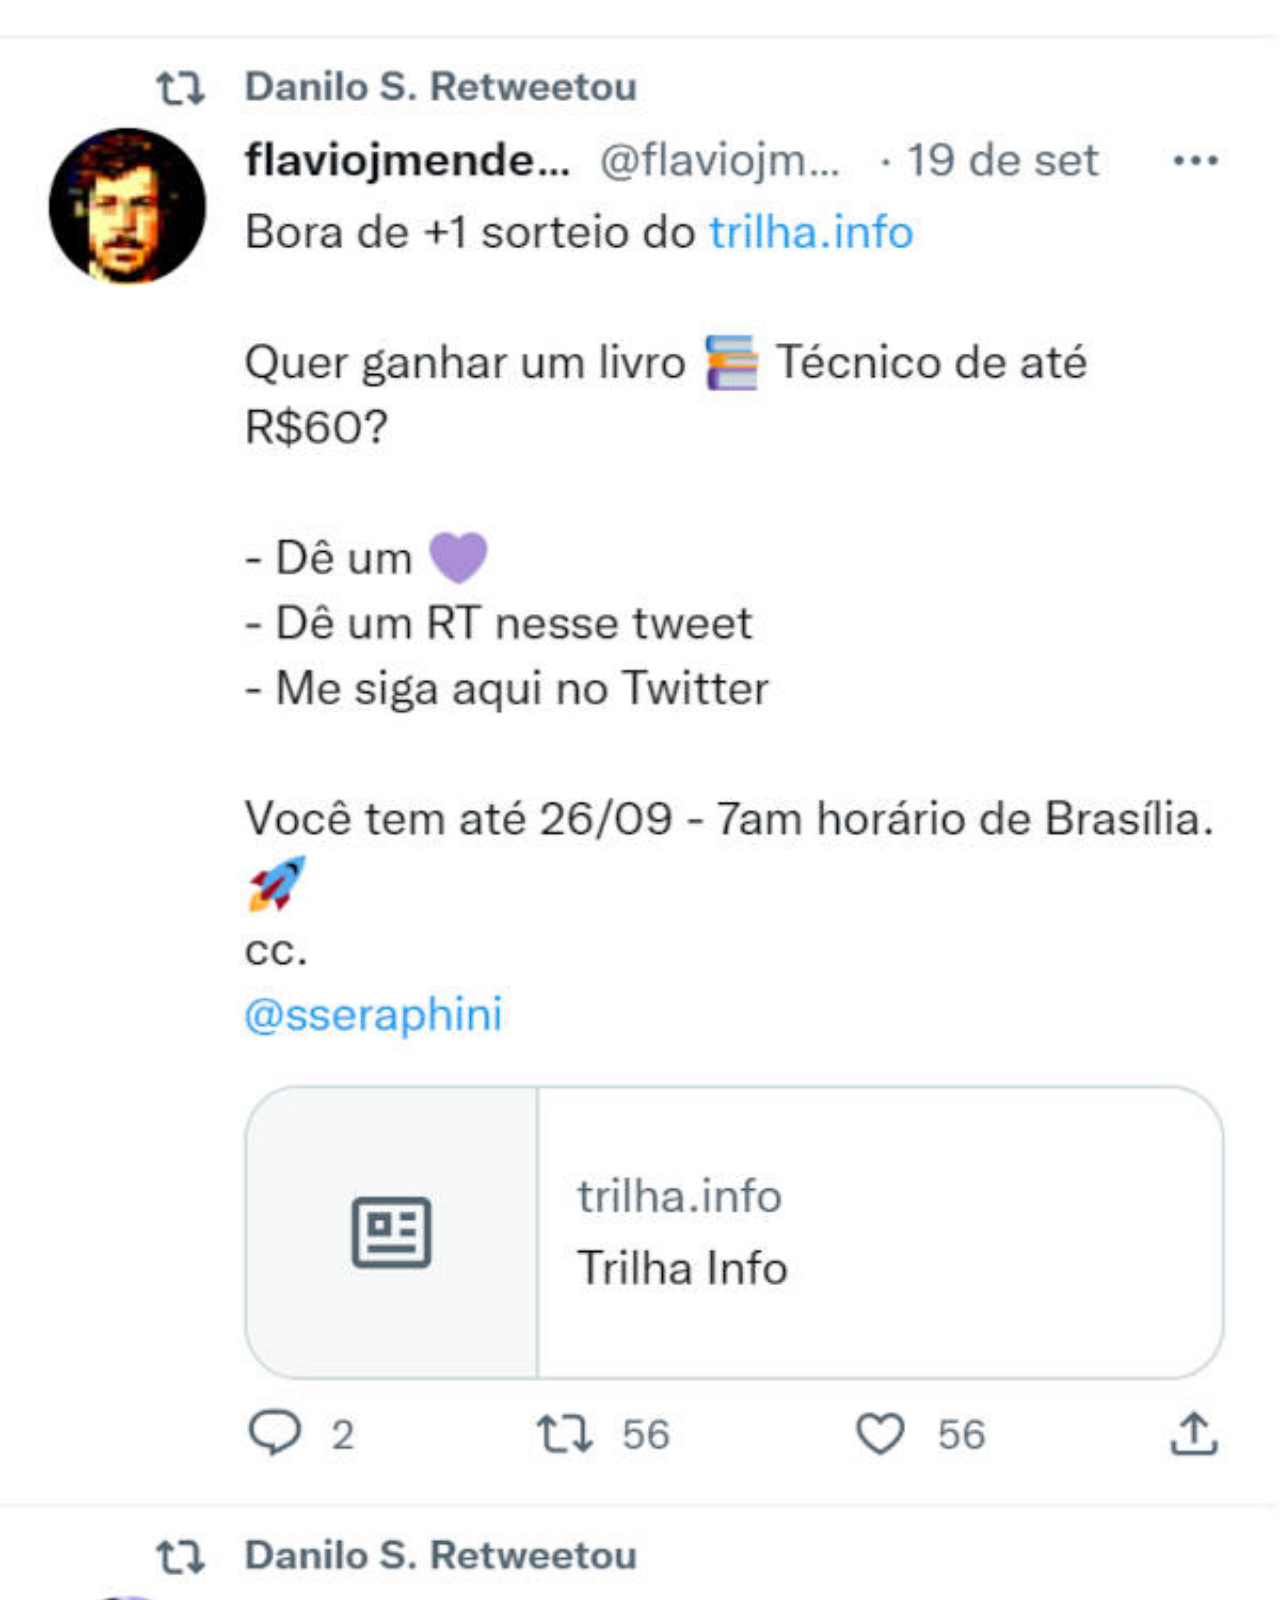
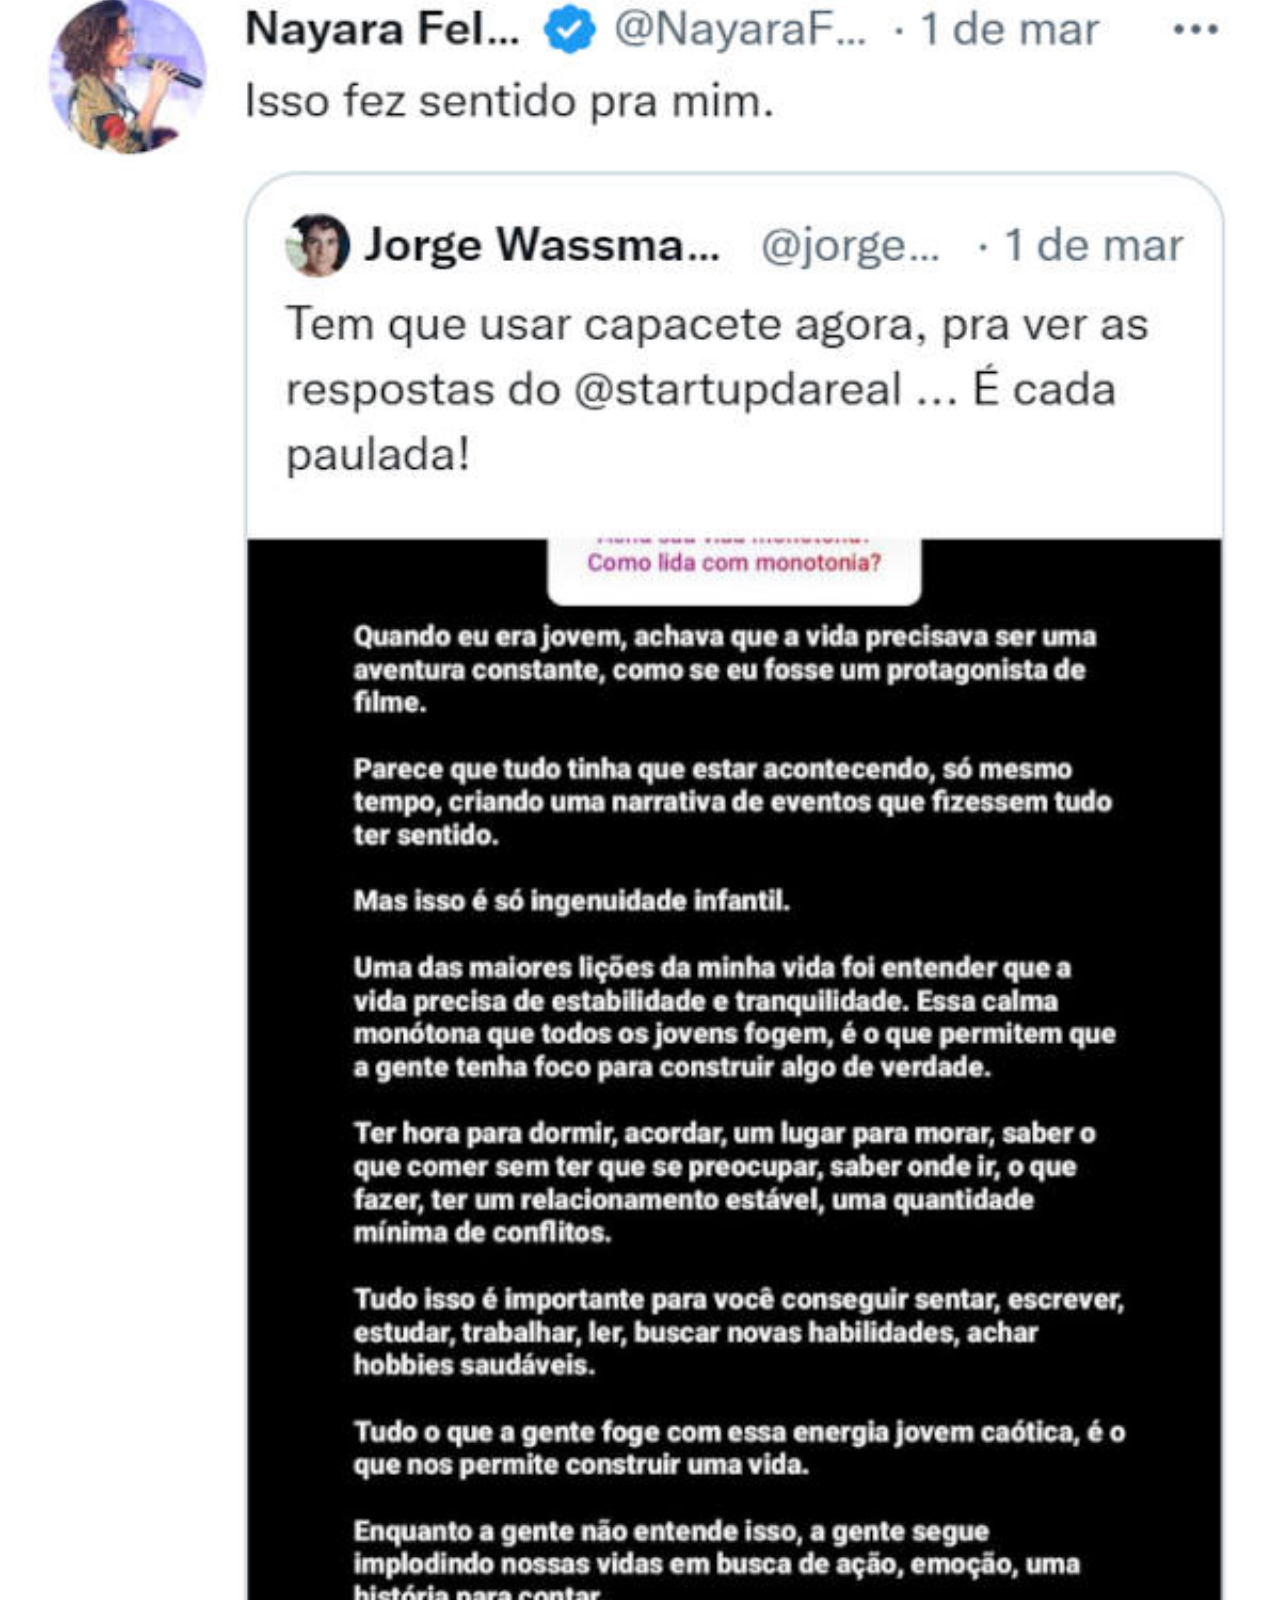
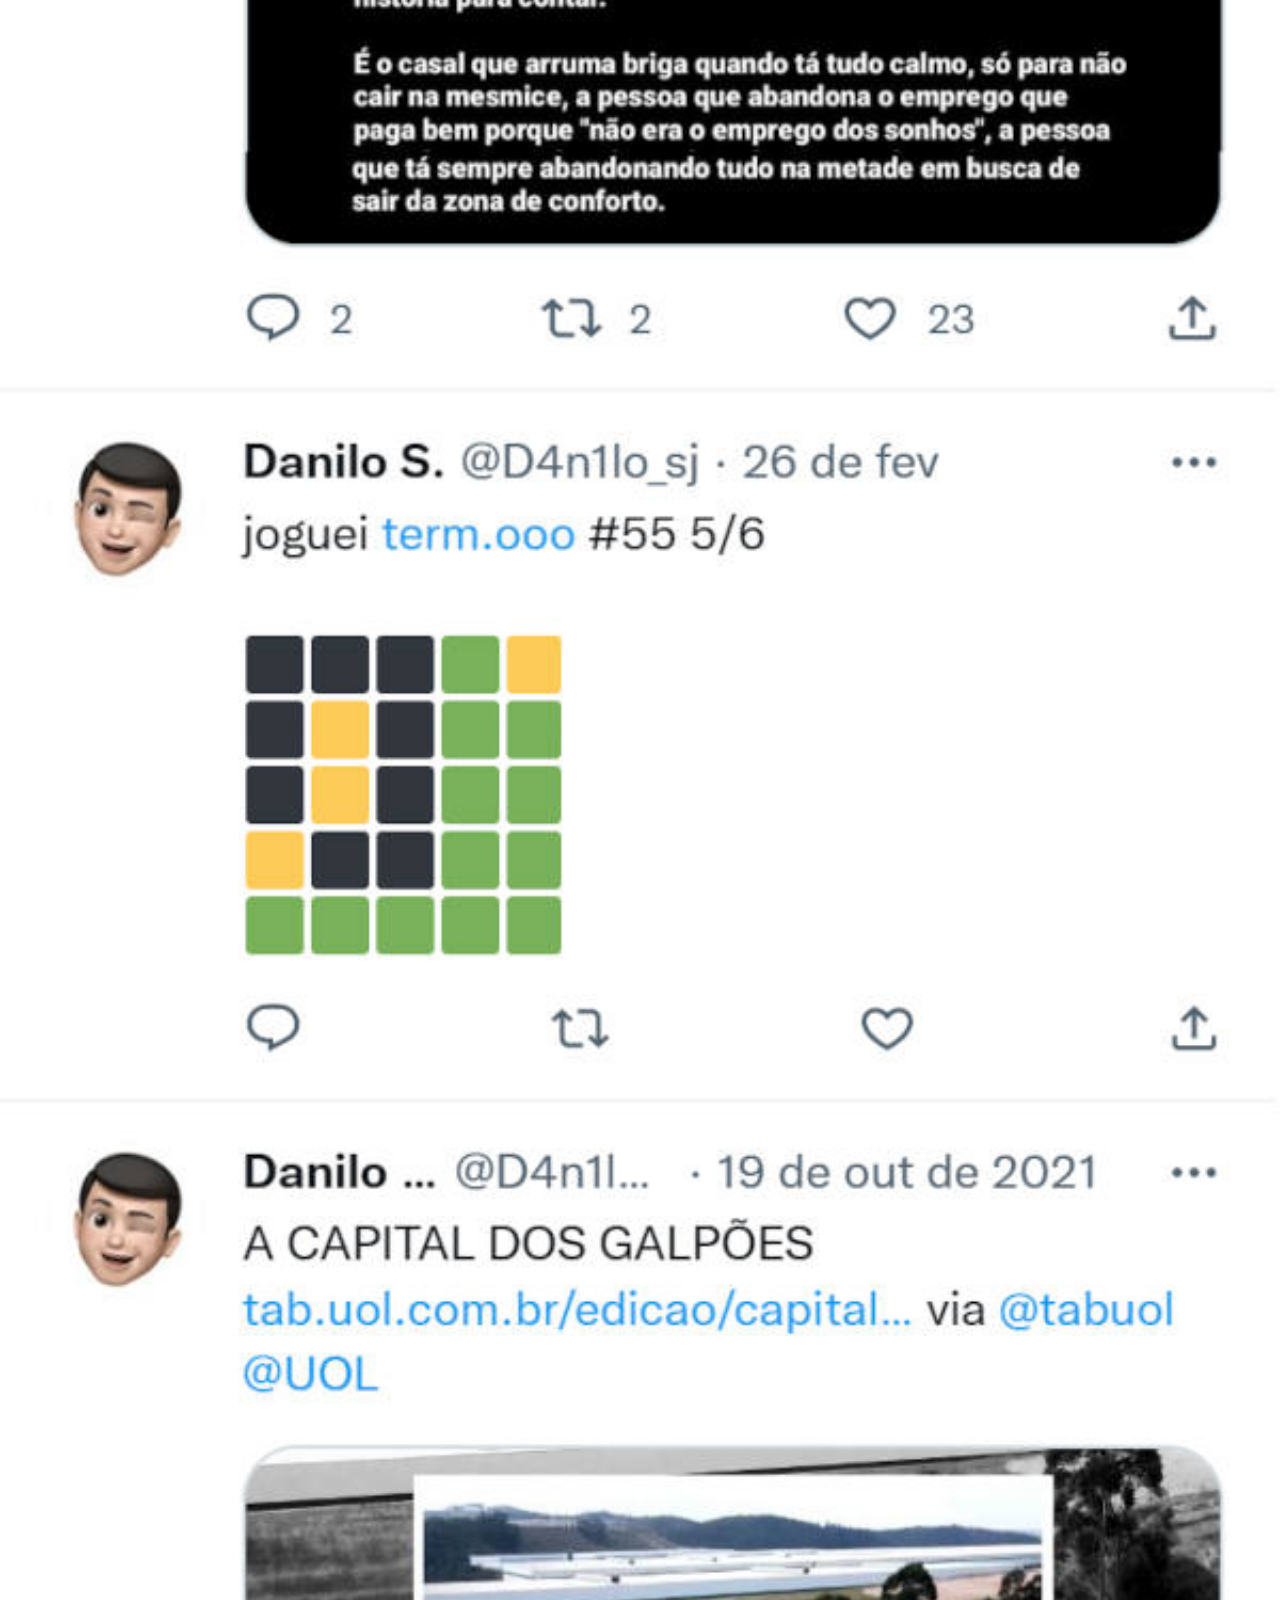
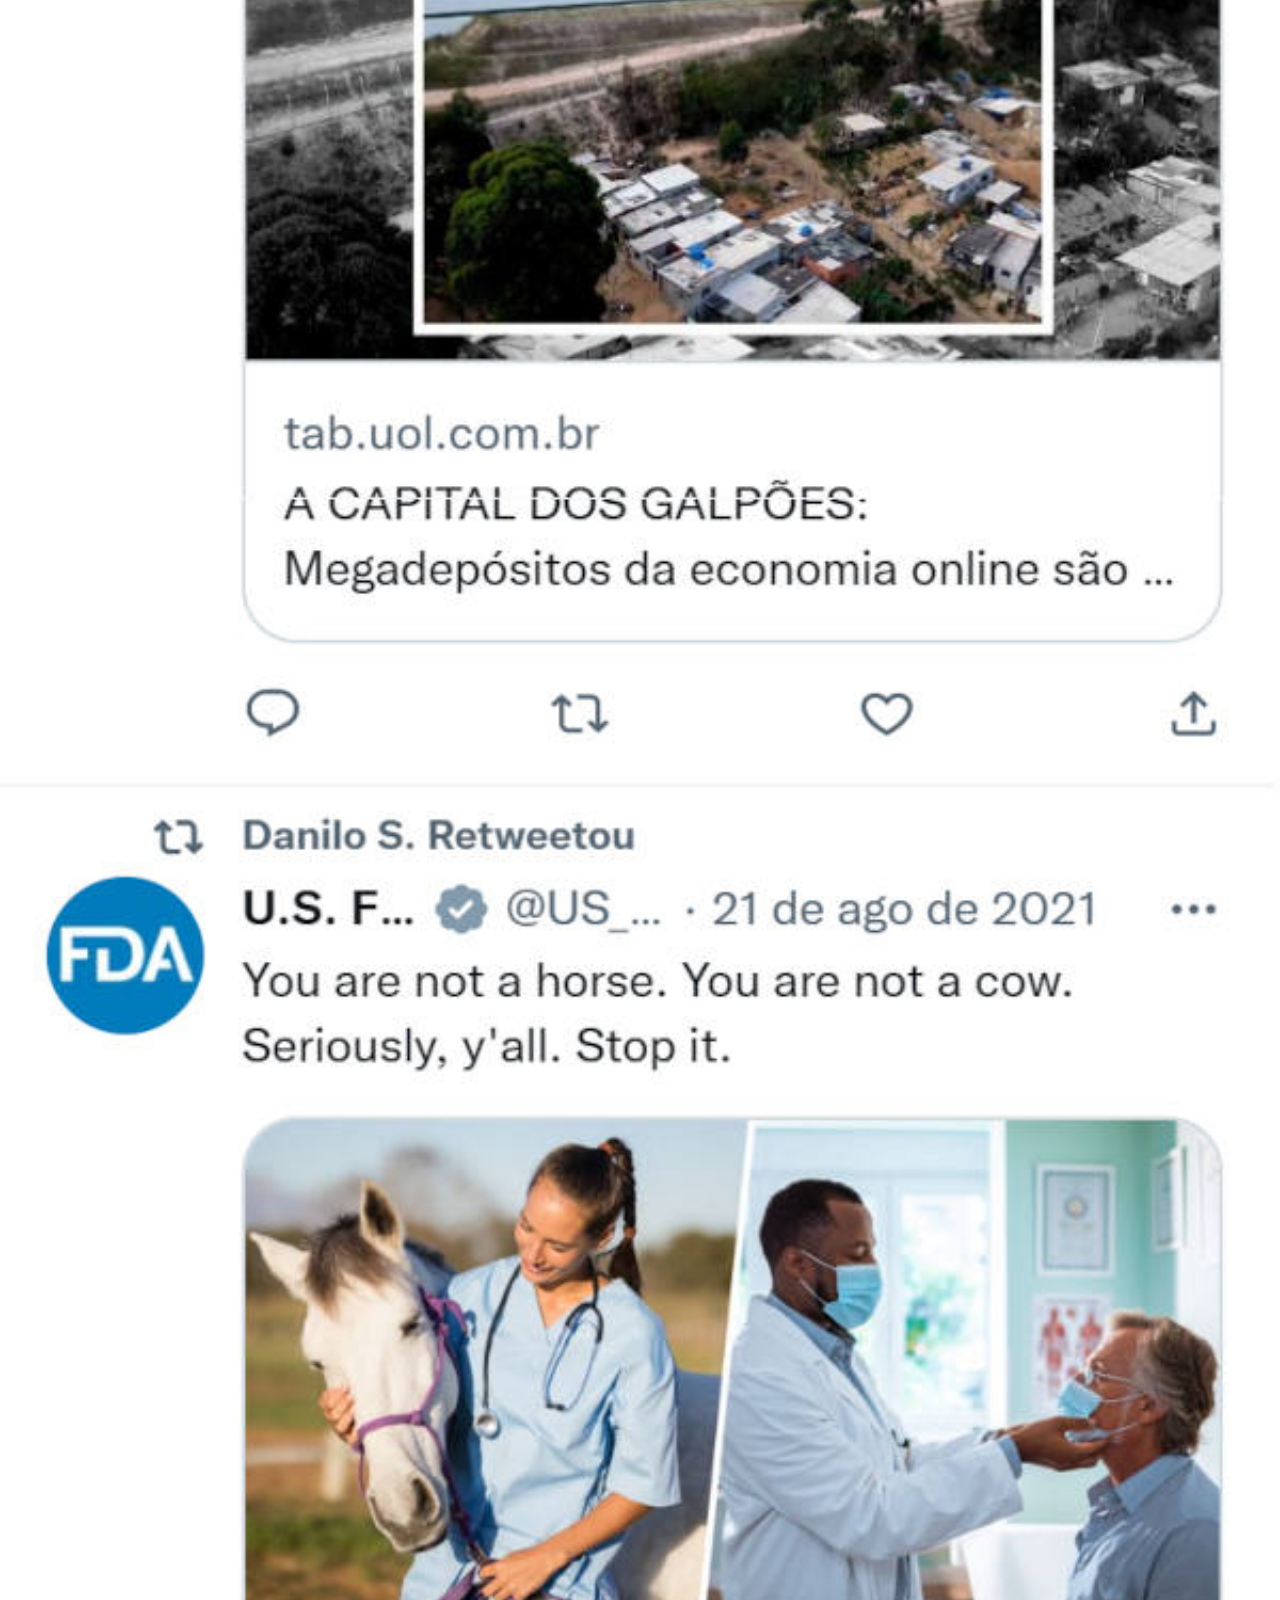
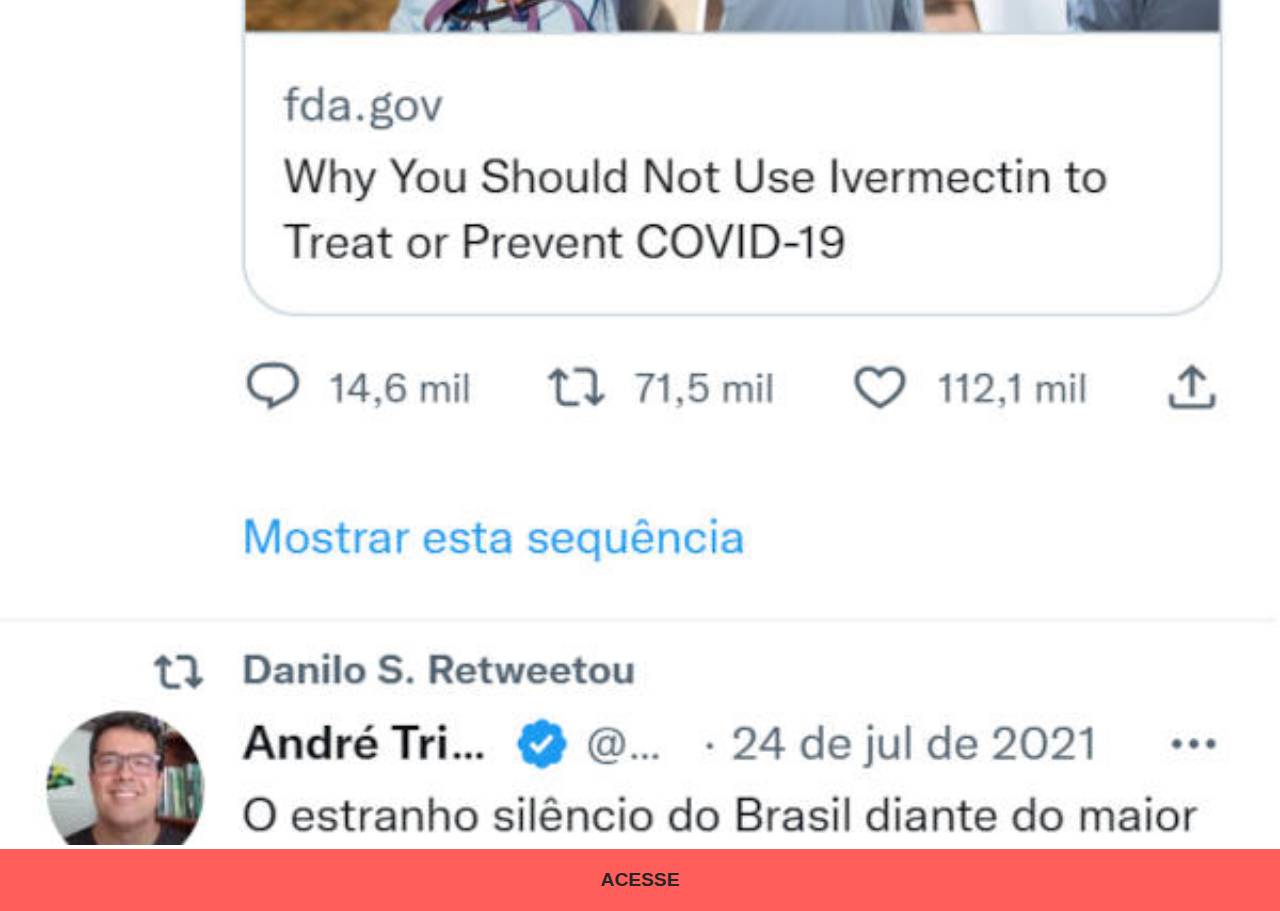
<file: twitter.html>
<!DOCTYPE html>
<html lang="pt-br">
<head>
    <meta charset="UTF-8">
    <meta http-equiv="X-UA-Compatible" content="IE=edge">
    <meta name="viewport" content="width=device-width, initial-scale=1.0">
    <title>Twitter</title>

    <link rel="stylesheet" href="assets/css/reset.css">
    <link rel="stylesheet" href="assets/css/global.css">
    <link rel="stylesheet" href="assets/css/redes-sociais.css">

</head>
<body>
    <img src="assets/images/tela-twitter.jpg" alt="Imagem da tela inicial do perfil de Danilo no Twitter">
    <a href="http://www.twitter.com/d4n1lo_sj" target="_blank" rel="noopener noreferrer">ACESSE</a>
</body>
</html>
</file>
<file: assets/css/global.css>
@charset "UTF-8";

* {
    
    /* Variáveis */
    --font_base: Arial, Helvetica, sans-serif;
    --cor_base: #252525;
    --cor_body_background: #A8D0DB;
    --cor_btn: #ff5e5b;

    --imagem_telefone: url(../images/frame-iphone.png);
    --imagem_tela_home_telefone: url(../images/tela-home.jpg);

}
</file>
<file: assets/css/home.css>
@charset "UTF-8";

body {
    background-color: var(--cor_body_background);
    height: 100vh;
    width: 100vw;
}

main {
    position: relative;
    height: 100vh;
}

/* Sections */
#telefone {
    position: absolute;
    top: 50%;
    left: 50%;
    transform: translate(-50%, -50%);

    height: 627px;
    width: 311px;
    background: var(--imagem_telefone);
}

/* iframe */
#tela-inicial {
    position: relative;
    top: 80px;
    left: 21px;
    width: 269px;
    height: 471px;
}

/* botões das redes sociais */
#redes-sociais img {
    width: 50px;
    margin: 5px 0 5px 5px;
    border-radius: 50%;
}
</file>
<file: assets/css/redes-sociais.css>
@charset "UTF-8";

::-webkit-scrollbar {
    width: 0;
    height: 0;
}

body {
    background-color: white;
}

img {
    width: 100vw;
    margin: 0;
}

a {
    display: block;
    padding: 20px;
    font: bold 1.2em var(--font_base);
    text-align: center;
    color: var(--cor_base);
    background-color: var(--cor_btn);
}
</file>
<file: assets/css/tela-inicial.css>
@charset "UTF-8";

::-webkit-scrollbar {
    width: 0;
    height: 0;
}

body {
    width: 100vw;
    height: 90vh;
    background: black var(--imagem_tela_home_telefone) no-repeat top center;
    background-size: cover;
}
</file>
